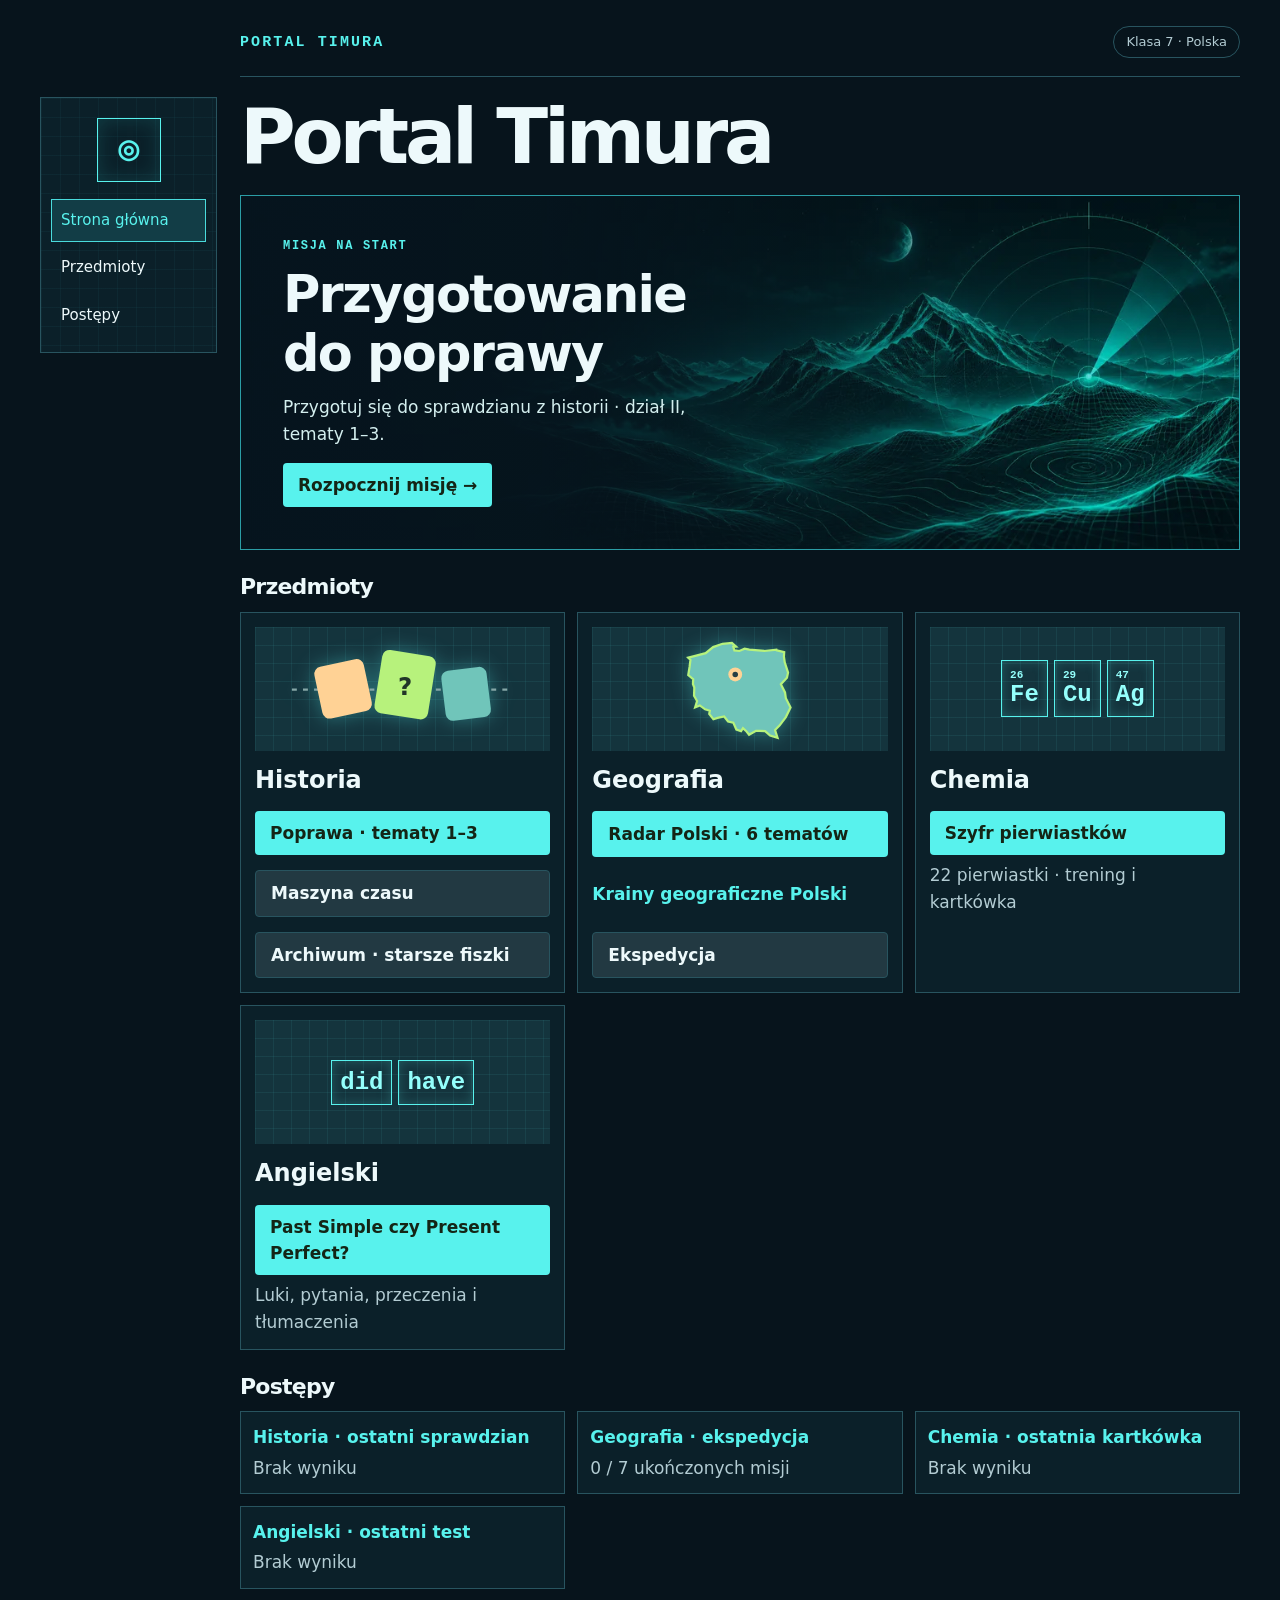
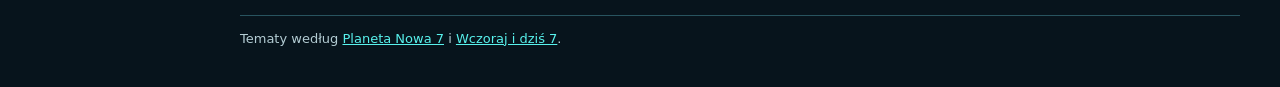
<file: index.html>
<!doctype html>
<html lang="pl">
<meta charset="utf-8"><meta name="viewport" content="width=device-width,initial-scale=1">
<title>Portal Timura</title>
<style>
:root{color-scheme:dark;--bg:#0d171d;--panel:#14242c;--line:#34505a;--ink:#f5f1e7;--muted:#b1c6c8;--mint:#b7f27c;--orange:#ffd295}
*{box-sizing:border-box}body{margin:0;background:radial-gradient(ellipse at 75% 0,#214139 0,transparent 52%),var(--bg);color:var(--ink);font:17px/1.55 system-ui,sans-serif;min-height:100dvh}main{max-width:960px;margin:auto;padding:26px clamp(16px,4vw,40px) 38px}header, .bar,.actions{display:flex;align-items:center;justify-content:space-between;gap:12px;flex-wrap:wrap}header{padding-bottom:18px;border-bottom:1px solid var(--line)}.tag,.eyebrow{font:700 12px/1.4 ui-monospace,monospace;letter-spacing:.14em;text-transform:uppercase;color:var(--mint)}.pill{border:1px solid var(--line);border-radius:100px;padding:5px 12px;color:var(--muted);font-size:13px}.hero{padding:48px 0 26px}h1,h2,p{margin:0}h1{font-size:clamp(38px,8vw,82px);line-height:.99;letter-spacing:-.07em;margin:12px 0 17px}h2{font-size:clamp(23px,5vw,36px);line-height:1.15;letter-spacing:-.035em;margin:8px 0}p{color:var(--muted)}.cards{display:grid;grid-template-columns:repeat(2,1fr);gap:14px}.card,.panel{background:var(--panel);border:1px solid var(--line);border-radius:22px;padding:clamp(17px,4vw,30px)}.card{display:flex;flex-direction:column;align-items:flex-start}.card p{flex:1}.art{height:94px;width:100%;background:#1c333b;border-radius:13px;margin-bottom:20px;display:grid;place-items:center;overflow:hidden}.art svg{height:78px;width:100%}.card button{margin-top:20px}button{font:inherit;font-weight:680;cursor:pointer;border:1px solid var(--line);border-radius:11px;color:var(--ink);background:#223942;padding:10px 15px;min-height:46px;touch-action:manipulation}button:hover:not(:disabled){border-color:var(--mint)}button:focus-visible,a:focus-visible{outline:3px solid var(--mint);outline-offset:3px}button:disabled{cursor:default}.primary{background:var(--mint);color:#142516;border-color:transparent}.ghost{background:transparent}.bar{margin:18px 0}.progress{height:5px;background:#2a4148;border-radius:8px;overflow:hidden;margin:0 0 15px}.progress span{display:block;height:100%;background:var(--mint)}.choices{display:grid;grid-template-columns:repeat(3,minmax(0,1fr));gap:8px;margin-top:15px}.choices.four{grid-template-columns:repeat(4,1fr)}.timeline{display:grid;grid-template-columns:repeat(2,minmax(0,1fr));gap:10px;margin-top:18px}.time{padding:11px;border:1px solid var(--line);border-radius:12px;background:#1b3038;font-size:14px}.year{display:block;color:var(--orange);font:700 22px ui-monospace,monospace}.map{display:block;width:100%;max-height:325px;margin:12px auto 0;background:#10282f;border-radius:14px}.map text{font:700 14px system-ui;pointer-events:none}.map .pin{cursor:pointer;outline:none}.map .pin:focus-visible circle,.map .pin:hover circle{stroke:white;stroke-width:3}.feedback{margin-top:14px;padding:12px 14px;background:#1b3038;border-left:4px solid var(--mint);border-radius:7px}.feedback.bad{border-color:var(--orange)}.feedback p{color:var(--ink)}.bonus{border-top:1px solid var(--line);margin-top:8px;padding-top:8px;font-size:15px}.bonus strong{color:var(--orange);margin-right:6px}.next{margin-top:13px}.ok{background:#304b31;border-color:var(--mint)}.wrong{border-color:var(--orange);background:#533c32}footer{border-top:1px solid var(--line);margin-top:26px;padding-top:13px;color:var(--muted);font-size:13px}a{color:var(--mint)}.review{padding-left:23px}.review li{margin:9px 0}.big{font-size:52px;color:var(--mint);font-weight:800}.subtle{font-size:13px;color:var(--muted)}@media(max-width:620px){.hero{padding-top:28px}.cards{grid-template-columns:1fr}.art{height:65px}.art svg{height:62px}.choices:not(.four){grid-template-columns:1fr}.card button{width:100%}}
.topic-list{display:grid;grid-template-columns:repeat(2,minmax(0,1fr));gap:9px;margin-top:18px}.topic-list button{text-align:left;display:grid;grid-template-columns:30px 1fr;align-items:baseline;column-gap:6px}.topic-list span{color:var(--mint);font:700 14px ui-monospace,monospace}.topic-list small{grid-column:2;color:var(--muted)}.choices.quiz{grid-template-columns:repeat(2,minmax(0,1fr))}@media(max-width:620px){.topic-list,.choices.quiz{grid-template-columns:1fr}}
.exp-sequence{padding-left:28px;color:var(--muted)}.exp-sequence li{padding:5px 2px}.exp-sequence strong{color:var(--ink)}.topic-list button:disabled{opacity:.58}
.study-map{width:min(100%,520px);display:block;margin:12px 0}.study-task{border-top:1px solid var(--line);padding-top:12px;margin-top:18px}.study-task h3{font-size:.9rem;margin:0 0 6px;color:var(--muted)}.study-task textarea{display:block;width:100%;font:inherit;color:inherit;background:#203136;border:1px solid var(--line);border-radius:8px;padding:8px;margin-top:8px}.study-task blockquote{border-left:3px solid var(--line);padding-left:10px;margin:8px 0}.study-answer{white-space:pre-wrap;overflow-wrap:anywhere}.study-check{display:flex;align-items:baseline;gap:8px;margin-top:8px}.study-check input{accent-color:#b7f27c}
</style>
<link rel="stylesheet" href="./portal.css">
<main><header><a class="tag" href="./">Portal Timura</a><span class="pill">Klasa 7 · Polska</span></header><div id="screen"></div><footer>Tematy według <a href="https://www.nowaera.pl/szkola-podstawowa/podreczniki-szkolne/geografia">Planeta Nowa 7</a> i <a href="https://sklep.nowaera.pl/product/wczoraj-i-dzis-klasa-7-podrecznik-do-historii-dla-szkoly-podstawowej-062062">Wczoraj i dziś 7</a>.</footer></main>
<script src="./game.js?v=angielski-1" defer></script>
<script src="./expedition.js" defer></script>
<script src="./history-study.js?v=portal-1" defer></script>
</html>
</file>
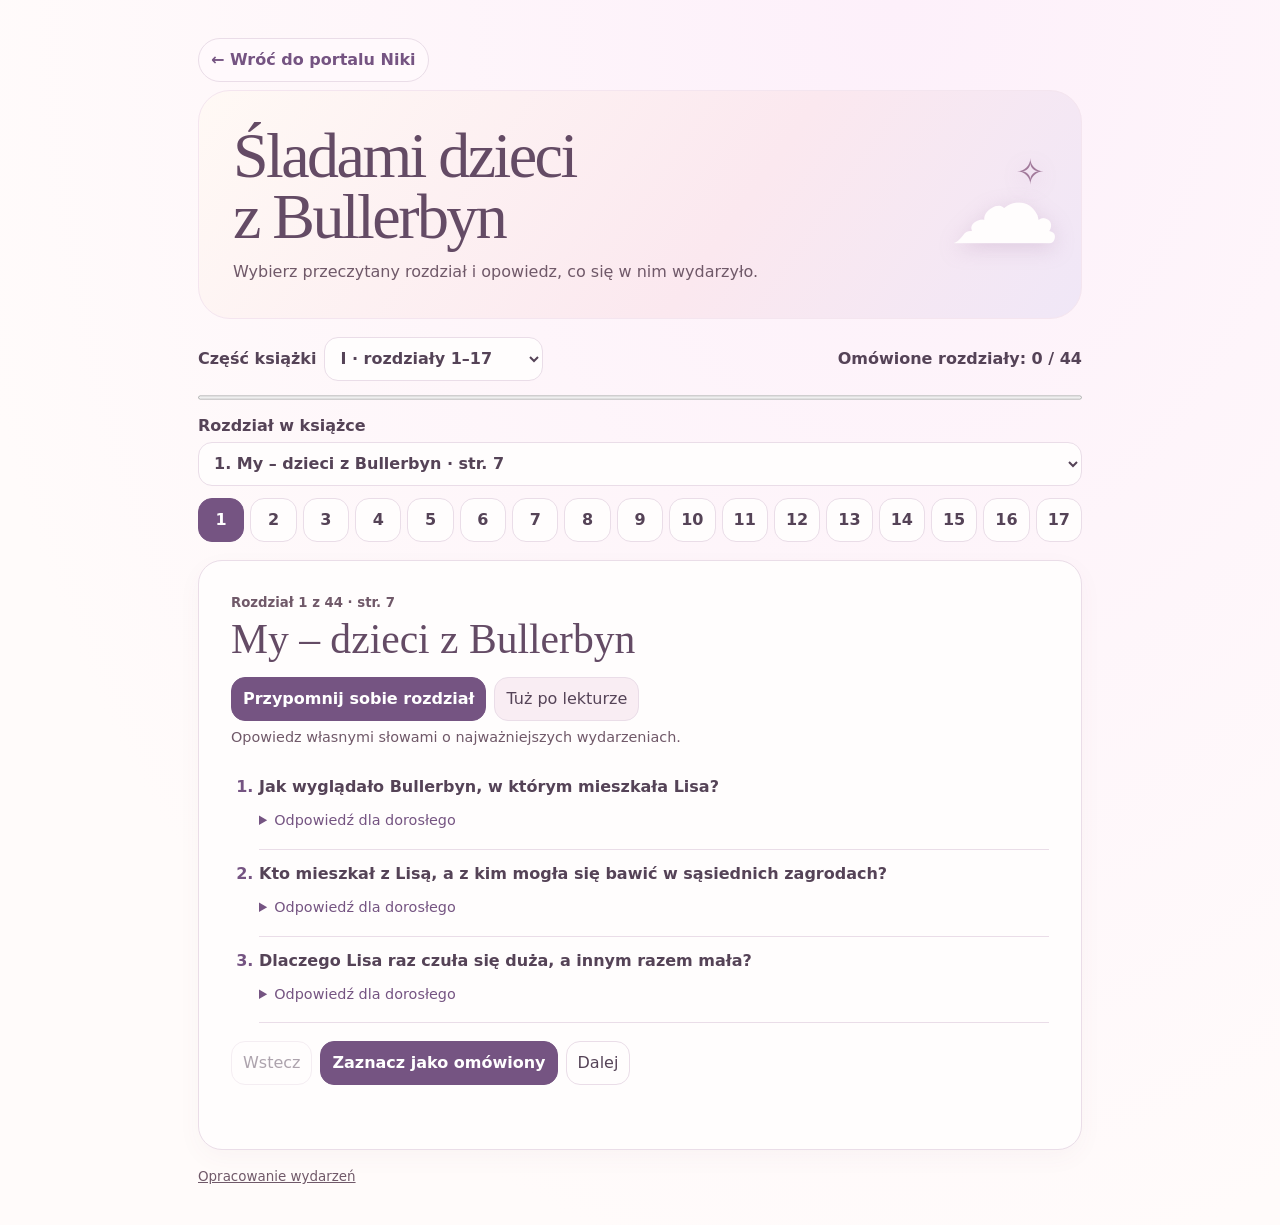
<file: bullerbyn/index.html>
<!doctype html>
<html lang="pl">
<head>
<meta charset="utf-8">
<meta name="viewport" content="width=device-width,initial-scale=1">
<meta name="theme-color" content="#fff2f6">
<title>Śladami dzieci z Bullerbyn</title>
<style>
:root{--ink:#253b2c;--muted:#4b6153;--paper:#fff7e7;--card:#fffdf7;--leaf:#245c42;--border:#ddd9c2}
*{box-sizing:border-box}body{margin:0;background:var(--paper);color:var(--ink);font:1rem/1.5 "DM Sans",system-ui,sans-serif}main{max-width:950px;margin:auto;padding:clamp(14px,4vw,38px)}
.hero{background:#e6efde;border-radius:24px;display:flex;justify-content:space-between;align-items:center;gap:20px;padding:clamp(18px,4vw,34px);overflow:hidden}
h1,h2,p{margin:0}h1{font:700 clamp(2rem,6vw,4rem)/.96 Georgia,serif;letter-spacing:-.04em;max-width:11ch}.hero p{margin-top:12px;color:var(--muted)}
.art{font-size:clamp(2rem,5vw,3.5rem);white-space:nowrap;line-height:1.3;text-align:center;letter-spacing:-.12em}.art span{display:block;font-size:.7em;letter-spacing:.06em}
.route{display:flex;align-items:center;justify-content:space-between;gap:12px;margin:18px 0 12px;flex-wrap:wrap}.route label{display:flex;align-items:center;gap:8px;font-weight:700}
button,select{font:inherit;color:inherit;border:1px solid var(--border);border-radius:11px;background:var(--card);min-height:44px;padding:6px 11px}button,summary{cursor:pointer}button:disabled{opacity:.48;cursor:default}
:focus-visible{outline:3px solid #a55028;outline-offset:3px}
.mode{display:flex;align-items:center;gap:8px;flex-wrap:wrap;margin-top:14px}.mode button[aria-pressed="true"]{background:var(--leaf);color:white;border-color:var(--leaf);font-weight:700}.mode-note{color:var(--muted);font-size:.9rem;margin-top:6px}
progress{width:100%;display:block;height:9px;accent-color:var(--leaf)}
.map{display:grid;grid-template-columns:repeat(auto-fit,minmax(44px,1fr));gap:6px;margin:12px 0 18px}
.map button{padding:0;font-weight:700}.map button.done{background:#dcebd9}.map button[aria-current="step"]{background:var(--leaf);color:white;border-color:var(--leaf)}
.chapter{background:var(--card);border:1px solid var(--border);border-radius:24px;padding:clamp(16px,4vw,32px);box-shadow:0 10px 35px #4a40200c}
.kicker{font-size:.83rem;color:var(--muted);font-weight:750}h2{font:700 clamp(1.55rem,5vw,2.6rem)/1.13 Georgia,serif;margin-top:3px}
ol{padding-left:1.75rem;margin:15px 0 0}li{padding:12px 0;border-bottom:1px solid var(--border)}li::marker{font-weight:750;color:var(--leaf)}details{margin-top:6px}summary{color:var(--leaf);width:fit-content;font-size:.9rem;padding:5px 0}details p{background:#eef3e8;border-radius:9px;padding:8px 10px}
nav{display:flex;gap:8px;flex-wrap:wrap;margin-top:18px}.primary{background:var(--leaf);color:white;border-color:var(--leaf);font-weight:700}footer{margin-top:17px;font-size:.84rem;color:var(--muted)}footer a{color:inherit}.status{min-height:1.5em;margin-top:8px;color:var(--leaf)}
@media(max-width:440px){.art{display:none}nav button{flex:1}.route{align-items:flex-start}}
.chapter-picker{display:grid;gap:4px;margin:12px 0;font-weight:700}.chapter-picker select{width:100%;min-width:0}

:root{--ink:#554357;--muted:#705969;--paper:#fffbfa;--card:#fffdfd;--leaf:#755482;--border:#eadde8}
body{min-height:100vh;background:radial-gradient(ellipse at 70% 0,#fdf0fa,transparent 75%),var(--paper)}
main{max-width:960px}.hero{background:linear-gradient(125deg,#fff9f5,#fbe8ef 60%,#f0e7f7);border:1px solid #f4e5ef;border-radius:32px}
h1,h2{font-weight:400;color:#644b65}
.art{position:relative;color:#fffdfd;text-shadow:0 5px 20px #b795b756;font-size:clamp(3.5rem,11vw,7rem);line-height:1}.art span{position:absolute;top:6%;right:0;color:#a1799a;font-size:.31em}
.back{display:inline-flex;align-items:center;min-height:44px;padding:5px 12px;margin-bottom:8px;border:1px solid var(--border);border-radius:999px;background:#fff9fc;color:var(--leaf);font-weight:700;text-decoration:none}
button,select{border-radius:14px}.map button.done,details p{background:#f2e9f7}.chapter{box-shadow:0 8px 24px #79516e0a}.mode button:not([aria-pressed="true"]){background:#f9edf3}
button:hover:not(:disabled):not(.primary):not([aria-current]):not([aria-pressed="true"]),.back:hover{background:#f2e7f4}
:focus-visible{outline-color:#936799}
</style>
</head>
<body>
<main>
<a class="back" href="../nika-soft/index.html">← Wróć do portalu Niki</a>
<header class="hero">
<div><h1>Śladami dzieci z Bullerbyn</h1><p>Wybierz przeczytany rozdział i opowiedz, co się w nim wydarzyło.</p></div>
<div class="art" aria-hidden="true">☁<span>✧</span></div>
</header>
<div class="route">
<label for="part">Część książki<select id="part"><option value="0">I · rozdziały 1–17</option><option value="1">II · rozdziały 18–32</option><option value="2">III · rozdziały 33–44</option></select></label>
<strong id="tally"></strong>
</div>
<progress id="progress" max="44" value="0" aria-label="Omówione rozdziały"></progress>
<label class="chapter-picker" for="chapter-picker">Rozdział w książce<select id="chapter-picker"></select></label>
<div id="map" class="map" role="group" aria-label="Wybierz rozdział"></div>
<section class="chapter" aria-labelledby="title">
<p class="kicker" id="label"></p>
<h2 id="title" tabindex="-1"></h2>
<div class="mode" role="group" aria-label="Rodzaj pytań">
<button type="button" id="recall" aria-pressed="true">Przypomnij sobie rozdział</button>
<button type="button" id="details" aria-pressed="false">Tuż po lekturze</button>
</div>
<p class="mode-note" id="mode-note"></p>
<ol id="questions"></ol>
<nav aria-label="Przejdź do rozdziału">
<button type="button" id="prev">Wstecz</button>
<button type="button" id="mark" class="primary"></button>
<button type="button" id="next">Dalej</button>
</nav>
<p class="status" id="status" role="status"></p>
</section>
<footer><a href="https://www.bryk.pl/lektury/astrid-lindgren/dzieci-z-bullerbyn.streszczenie-szczegolowe">Opracowanie wydarzeń</a></footer>
</main>
<script id="chapter-data" type="application/json">[
 [
  "My – dzieci z Bullerbyn",
  "Kto opowiada o dzieciach z Bullerbyn?",
  "Lisa.",
  "Z kim Lisa mieszka w Środkowej Zagrodzie?",
  "Z rodzicami i braćmi, Lassem i Bossem.",
  "Kto z dzieci mieszka w Północnej, a kto w Południowej Zagrodzie?",
  "W Północnej mieszkają Britta i Anna, a w Południowej Olle."
 ],
 [
  "Trudno wytrzymać z braćmi",
  "Dlaczego Lisie trudno było zasnąć albo poczytać we wspólnym pokoju?",
  "Bracia woleli się bawić albo gasili światło, żeby opowiadać straszne historie.",
  "Jak bracia sprawili, że krzesło wyglądało, jakby ruszało się samo?",
  "Przywiązali do niego nitkę i za nią ciągnęli.",
  "Jak można było dostać się z domu Lisy do Ollego bez schodzenia na ziemię?",
  "Po gałęziach lipy."
 ],
 [
  "Moje najprzyjemniejsze urodziny",
  "Ile lat skończyła Lisa?",
  "Osiem.",
  "Dlaczego na początku urodzin zrobiło jej się przykro?",
  "Wydawało jej się, że nie dostała prezentu.",
  "Co tata pokazał Lisie i dlaczego ten prezent był dla niej ważny?",
  "Własny pokój. Wcześniej dzieliła pokój z braćmi."
 ],
 [
  "Dalsze przyjemności w dniu urodzin",
  "Co Lisa dostała od Anny i Britty?",
  "Książkę z bajkami.",
  "Jak dziewczynki przesyłały sobie wiadomości między oknami?",
  "W pudełku po cygarach przesuwanym po sznurku.",
  "Co oznaczały trzy błyski latarki?",
  "Żeby przyjść, bo druga osoba ma coś ważnego do powiedzenia."
 ],
 [
  "Lekcje się skończyły!",
  "Dokąd dzieci z Bullerbyn chodziły do szkoły?",
  "Do Wielkiej Wsi.",
  "Jak uczniowie przystroili salę na zakończenie roku?",
  "Roślinami i chorągiewkami.",
  "Po co na zakończenie roku przyszli rodzice?",
  "Żeby zobaczyć i usłyszeć, czego dzieci nauczyły się w szkole."
 ],
 [
  "Plewimy rzepę i dostajemy małego kotka",
  "Jaką pracę dzieci wykonywały przy rzepie?",
  "Wyrywały chwasty.",
  "Dlaczego dzieci schroniły się u Kristin?",
  "Zaskoczyła je burza.",
  "Jakiego kotka zabrała Lisa do domu?",
  "Mruczka."
 ],
 [
  "W jaki sposób Olle dostał psa",
  "Do kogo należał Svipp, zanim zamieszkał z Ollem?",
  "Do szewca Grzecznego.",
  "Co Olle robił, żeby pies mu zaufał?",
  "Odwiedzał go, przynosił mu kości, a później karmił go i wyprowadzał.",
  "Jak to się stało, że Svipp został u Ollego na stałe?",
  "Tata Ollego odkupił psa od szewca."
 ],
 [
  "Przyjemnie jest mieć własne zwierzę, lecz dziadziuś też jest dobrą rzeczą",
  "Jakimi zwierzętami opiekowała się Lisa?",
  "Królikami.",
  "Dlaczego Albert dostał później imię Albertyna?",
  "Okazało się, że jest kurą.",
  "Co dzieci robiły dla dziadziusia podczas odwiedzin?",
  "Czytały mu gazety."
 ],
 [
  "Chłopcy nie mogą mieć przed nami żadnych tajemnic",
  "Co dziewczynki odkryły na przejażdżce?",
  "Miejsce, w którym rosło dużo poziomek.",
  "Gdzie chłopcy zrobili sobie tajne kryjówki?",
  "W sianie.",
  "Jak Lisa przypadkiem zdobyła wskazówkę prowadzącą do kryjówek?",
  "Zobaczyła mapę przesyłaną po sznurku i ją przechwyciła."
 ],
 [
  "Śpimy w stogu",
  "Co dziewczynki zabrały na noc do stogu?",
  "Okrycia i kanapki.",
  "Kto wydawał odgłosy, które przestraszyły dziewczynki?",
  "Chłopcy, którzy robili im kawał.",
  "Dlaczego dzieci wcześniej niż planowały wróciły do domów?",
  "Rano zmarzły. Ogrzały się i wróciły do własnych łóżek."
 ],
 [
  "Anna i ja uciekamy z domu",
  "Czyja opowieść podsunęła Annie i Lisie pomysł ucieczki?",
  "Opowieść dziadziusia o jego ucieczce w dzieciństwie.",
  "Jak Anna miała obudzić Lisę?",
  "Pociągnąć za sznurek przywiązany do palca u nogi Lisy.",
  "Kto naprawdę pociągnął za sznurek i co w tym czasie robiła Anna?",
  "Pociągnęli chłopcy. Anna wciąż spała."
 ],
 [
  "Urządzamy sobie pokoik do zabawy",
  "Gdzie dziewczynki urządziły pokoik?",
  "W szczelinie między skałami, na pastwisku.",
  "Czego użyły do urządzenia pokoiku?",
  "Na przykład kawałków dywanów, starej chusty i skrzynek po cukrze.",
  "W kogo bawiły się dziewczynki w swoim pokoiku?",
  "Britta była panią domu, Lisa udawała Agatę, a Anna dziecko."
 ],
 [
  "Jest tak, jak mówiłam – chłopcy nie mogą mieć przed nami żadnych tajemnic",
  "Kto pomógł dziewczynkom znaleźć chłopców i na czyj trop wpadł?",
  "Pies Svipp odnalazł Ollego.",
  "Z czego chłopcy zbudowali szałas?",
  "Z gałęzi i końskiej derki.",
  "Co zrobiły dziewczynki, kiedy odkryły zabawę chłopców?",
  "Dołączyły do niej, dostały własne przydomki i bawiły się razem z chłopcami."
 ],
 [
  "Znów idziemy do szkoły",
  "Dlaczego dzieci z Bullerbyn musiały wcześnie wychodzić z domu?",
  "Szkoła była w innej wsi, a dzieci szły tam pieszo.",
  "Dlaczego pewnego dnia w szkole nie było lekcji?",
  "Nauczycielka zachorowała.",
  "Jak dzieci pomogły chorej nauczycielce?",
  "Rozpaliły ogień i przygotowały obiad. Odwiedziły ją też następnego dnia."
 ],
 [
  "Przebieramy się",
  "Skąd dziewczynki wzięły stroje do przebieranek?",
  "Ze strychu, gdzie leżały stare ubrania.",
  "W co przebrała się Britta?",
  "W męskie ubrania.",
  "Komu przebrane dzieci urządziły przedstawienie?",
  "Dziadziusiowi."
 ],
 [
  "Wielka śnieżyca",
  "Dlaczego dzieci postanowiły wrócić do domu mimo śnieżycy?",
  "Bały się, że rodzice będą się niepokoić.",
  "U kogo zatrzymały się, gdy nie mogły iść dalej?",
  "U szewca Grzecznego.",
  "Kto pomógł im wrócić do Bullerbyn?",
  "Rodzice przyjechali po nie z pługiem śnieżnym."
 ],
 [
  "Wkrótce już święta!",
  "Co nauczycielka podarowała dzieciom przed przerwą świąteczną?",
  "Książki z bajkami.",
  "Po co dzieci kupiły kolorowy papier?",
  "Żeby zrobić ozdoby na choinkę.",
  "Co dzieci zbudowały ze śniegu?",
  "Śnieżną latarnię."
 ],
 [
  "Kto mieszka w Bullerbyn",
  "Czyim dziadkiem był dziadziuś?",
  "Anny i Britty.",
  "Kto oprócz rodziny Lisy mieszkał i pracował w Środkowej Zagrodzie?",
  "Agata i Oskar.",
  "Dlaczego w Bullerbyn było już siedmioro dzieci?",
  "Ollemu urodziła się siostra."
 ],
 [
  "Jak obchodzimy w Bullerbyn Gwiazdkę",
  "Co trzeba było odgadnąć, żeby wygrać wielki piernik?",
  "Ile ziaren grochu jest w butelce.",
  "Kto wygrał konkurs?",
  "Dziadziuś.",
  "Komu dzieci zaniosły małą choinkę i słodycze?",
  "Kristin z Zagajnika."
 ],
 [
  "Jeździmy na saneczkach",
  "Do czego zwykle służyły sanie, które wyciągnął Lasse?",
  "Do wożenia drewna.",
  "W co zamieniły się sanie w wyobraźni dzieci?",
  "W okręty.",
  "Co stało się z saniami chłopców podczas wyścigu?",
  "Wpadły w zaspę, a Lasse nabił sobie guza."
 ],
 [
  "Czuwamy do północy w noc sylwestrową",
  "Do której godziny dzieci chciały nie zasnąć i dlaczego?",
  "Do północy, żeby powitać Nowy Rok.",
  "Z czego dzieci wróżyły i jaki kształt ucieszył Lisę?",
  "Z ołowiu. Lisa zobaczyła kształt przypominający rower.",
  "Kto zasnął przed północą?",
  "Bosse."
 ],
 [
  "Jedziemy z wizytą do cioci Jenny",
  "Czym rodziny pojechały do cioci Jenny?",
  "Saniami.",
  "Kto grał czarownicę i co udawało jej piec?",
  "Nina. Piecem w zabawie była skrzynia.",
  "Jaką zabawkę dziewczynki podziwiały u córek cioci?",
  "Domek dla lalek."
 ],
 [
  "Lasse wpada do jeziora",
  "Dlaczego w lodzie był wycięty przerębel?",
  "Dorośli wycinali lód do lodowni.",
  "Dlaczego Lasse wpadł do wody?",
  "Ślizgał się zbyt blisko przerębla.",
  "Jak dzieci wyciągnęły Lassego?",
  "Położyły się na lodzie i trzymały się nawzajem. Bosse sięgnął po rękę Lassego."
 ],
 [
  "Idziemy do szkoły i żartujemy razem z panią",
  "Jaka zabawka rozśmieszyła klasę, gdy zakwiczała?",
  "Dmuchana świnka.",
  "Kogo pani poprosiła o zastąpienie jej w klasie?",
  "Brittę.",
  "Jak dzieci próbowały przekonać panią w prima aprilis, że zaspała?",
  "Przyszły bardzo wcześnie i przestawiły szkolny zegar."
 ],
 [
  "Wielkanoc w Bullerbyn",
  "Jakiego psikusa dzieci robiły sobie nawzajem za pomocą karteczek?",
  "Przypinały sobie do pleców kartki ze śmiesznymi napisami.",
  "Za kogo przebrały się w Wielki Czwartek?",
  "Za Baby Jagi.",
  "Na czym polegał konkurs z jajkami i kto wygrał?",
  "Trzeba było zjeść jak najwięcej jajek na twardo. Wygrał Bosse."
 ],
 [
  "Anna i ja załatwiamy sprawunki",
  "Dlaczego Lisa nie zapisała listy zakupów?",
  "Nie znalazła ołówka i uznała, że zapamięta zakupy.",
  "Co dziewczynki robiły po drodze, żeby zapamiętać zakupy?",
  "Powtarzały listę i ułożyły piosenkę.",
  "Dlaczego kilka razy wracały do sklepu?",
  "Po drodze przypominały sobie kolejne rzeczy, których nie kupiły."
 ],
 [
  "Patrzymy na Wodnika",
  "Kto opowiedział dzieciom o Wodniku?",
  "Młynarz Jan.",
  "Dlaczego dzieci wybrały się do młyna nocą?",
  "Chciały zobaczyć Wodnika, który według opowieści grał w nocy.",
  "Kto naprawdę grał i na czym?",
  "Lasse grał na grzebieniu."
 ],
 [
  "Nowa siostrzyczka Ollego",
  "Jak Olle mówił o siostrzyczce, gdy pozostałym dzieciom wydawała się pomarszczona?",
  "Uważał, że jest najpiękniejsza.",
  "Podczas jakiej uroczystości dzieci zmieniły zdanie o dziewczynce?",
  "Podczas jej chrzcin.",
  "Jak Anna i Lisa opiekowały się małą Kerstin?",
  "Między innymi wykąpały ją, zmieniły pieluszkę i zabrały na spacer."
 ],
 [
  "Gdy pada deszcz",
  "Co Lisa upiekła, kiedy nudziła się w domu?",
  "Ciasto.",
  "Co mama zaproponowała Lisie do pomalowania?",
  "Stół na werandzie.",
  "Jaką wiadomość dzieci znalazły na strychu?",
  "Kartkę o perłach ukrytych na wyspie."
 ],
 [
  "Szukamy skarbu",
  "Gdzie dziewczynki znalazły puszkę?",
  "Pod stosem kamieni na wyspie.",
  "Co było w puszce zamiast pereł?",
  "Kartka z żartem chłopców.",
  "Jak dziewczynki odwróciły żart?",
  "Włożyły do puszki baranie bobki i zostawiły wiadomość, że to prawdziwe perły."
 ],
 [
  "Anna i ja sprawiamy ludziom przyjemność",
  "Co zainspirowało Lisę i Annę do robienia innym przyjemności?",
  "Słowa nauczycielki.",
  "Dlaczego Agacie sprawiłoby przyjemność, gdyby dziewczynki wyszły z kuchni?",
  "Myła podłogę i nie chciała, żeby deptały po mokrej.",
  "Komu w końcu zrobiły przyjemność i jakie dały prezenty?",
  "Chorej koleżance Marcie. Lisa dała lalkę, a Anna książkę z bajkami."
 ],
 [
  "Dziadziuś kończy osiemdziesiąt lat",
  "Ile lat skończył dziadziuś?",
  "Osiemdziesiąt.",
  "Jak dzieci pomogły mu poznać życzenia przysłane pocztą?",
  "Przeczytały mu je na głos.",
  "Co dziewczynki postanowiły w sprawie swojej przyszłości w Bullerbyn?",
  "Że zostaną w Bullerbyn także jako dorosłe."
 ],
 [
  "W Bullerbyn jest zawsze wesoło",
  "Kto przyjechał do Bullerbyn w odwiedziny?",
  "Elegancka pani i jej córka Monika.",
  "Co Lasse robił przed gośćmi i w co przy tym zahaczył?",
  "Chodził na szczudłach i zahaczył o wiadro z karmą dla świń.",
  "Co Monika podarowała Lisie na pożegnanie?",
  "Broszkę z czerwonych koralików."
 ],
 [
  "Dostałam jagniątko",
  "Dlaczego jagnię potrzebowało pomocy Lisy?",
  "Jego mama nie miała mleka.",
  "Czym Lisa je karmiła na początku?",
  "Mlekiem z butelki Kerstin.",
  "Jak Pontus reagował, gdy widział Lisę na pastwisku?",
  "Przybiegał do niej."
 ],
 [
  "Pontus idzie do szkoły",
  "Dlaczego Lisa chciała zabrać Pontusa do szkoły?",
  "Bracia twierdzili, że baranka nie da się tam zabrać. Lisa chciała pokazać, że można.",
  "Jak Lisa wyjaśniła nauczycielce obecność Pontusa?",
  "Miał być przykładem zwierzęcia hodowlanego na lekcji.",
  "Co Pontus zrobił po wyjściu ze szkoły?",
  "Rzucił się do biegu."
 ],
 [
  "Gdy wracamy ze szkoły",
  "Dla kogo dziewczynki kupiły cukierki ślazowe?",
  "Dla dziadziusia.",
  "Co znalazł Bosse i na co to wydał?",
  "Znalazł koronę i kupił cukierki dla wszystkich.",
  "Jakie przygody sprawiły, że dzieci tak późno wróciły?",
  "Na przykład zakupy, zabawa w wodzie u szewca i zaglądanie do ptasiego gniazda."
 ],
 [
  "Ollemu rusza się ząb",
  "Dlaczego Olle nie chciał sam wyrwać zęba?",
  "Bał się.",
  "W jaki sposób Lasse wyciągnął ząb, gdy Olle spał?",
  "Pociągnął za nitkę przywiązaną do zęba.",
  "Gdzie Lasse zawiesił ząb?",
  "Na lampie."
 ],
 [
  "Anna i ja same nie wiemy, co robimy",
  "Gdzie Lisa i Anna lubiły się bawić?",
  "W parowie, wśród kwiatów nad strumykiem.",
  "Kogo udawały dziewczynki?",
  "Księżniczki Śnieżynkę i Sasankę.",
  "Dlaczego próbowały pocałować żabę i jak to się skończyło?",
  "Chciały sprawdzić, czy zmieni się w księcia. Żaba uciekła."
 ],
 [
  "Skrzynia Mędrców",
  "Co chłopcy schowali w Skrzyni Mędrców?",
  "Swoje mleczne zęby.",
  "Gdzie ukryły się dziewczynki, gdy chłopcy wrócili?",
  "Na strychu.",
  "Co dziewczynki dołożyły do skrzyni dla żartu?",
  "Starą sztuczną szczękę Agaty."
 ],
 [
  "Lasse poluje na dzikie bawoły",
  "Gdzie dzieci schroniły się przed burzą?",
  "W Grzmiącej Jamie.",
  "Jakie zwierzę przestraszyło dzieci na wyspie?",
  "Baran Ulryk.",
  "Jak Lasse wydostał się z szopy, do której wbiegł za nim baran?",
  "Przez otwór w dachu."
 ],
 [
  "Noc świętojańska w Bullerbyn",
  "Wokół czego mieszkańcy tańczyli w noc świętojańską?",
  "Wokół drewnianego słupa przystrojonego kwiatami.",
  "Co dziewczynki miały zrobić w milczeniu podczas wróżby?",
  "Przejść przez dziewięć płotów.",
  "Po co Lisa włożyła zioła pod poduszkę?",
  "Chciała, żeby przyśnił jej się przyszły mąż."
 ],
 [
  "„Wiśniowa Spółdzielnia”",
  "Skąd Lasse wziął pomysł na sprzedaż wiśni?",
  "Z gazety, w której przeczytał o cenie wiśni w Sztokholmie.",
  "Dlaczego dzieci przeniosły swoje stoisko na zakręt?",
  "Na zakręcie kierowcy jechali wolniej i łatwiej mogli zauważyć stoisko.",
  "Jak Lasse podzielił zarobione pieniądze?",
  "Po równo między dzieci."
 ],
 [
  "Może Anna i ja zostaniemy piastunkami do dzieci",
  "Kim Lisa i Anna miały się opiekować?",
  "Kerstin, młodszą siostrą Ollego.",
  "Co Kerstin zrobiła, gdy dziewczynki przestały ją zatrzymywać w wózku?",
  "Między innymi weszła do rowu z wodą.",
  "Jaka przygoda z pastą do butów sprawiła, że dziewczynki zwątpiły w swoje umiejętności?",
  "Kerstin umazała się czarną pastą i bardzo krzyczała, gdy próbowały ją umyć."
 ],
 [
  "Łowimy raki",
  "Z kim dzieci wyruszyły łowić raki?",
  "Z ojcami.",
  "Jak spędziły wieczór nad jeziorem?",
  "Siedziały przy ognisku i słuchały opowieści.",
  "Co dzieci znalazły w koszach rano?",
  "Dużo raków."
 ]
]</script>
<script id="recall-data" type="application/json">[
 [
  "Jak wyglądało Bullerbyn, w którym mieszkała Lisa?",
  "To mała wieś z trzema zagrodami: Północną, Środkową i Południową.",
  "Kto mieszkał z Lisą, a z kim mogła się bawić w sąsiednich zagrodach?",
  "W domu miała dwóch braci, Lassego i Bossego. Obok mieszkali Anna, Britta i Olle.",
  "Dlaczego Lisa raz czuła się duża, a innym razem mała?",
  "Mama uważała ją za dość dużą, by pomagać w domu, a bracia za małą, by dołączyć do ich zabawy."
 ],
 [
  "Dlaczego życie w jednym pokoju z braćmi bywało dla Lisy męczące?",
  "Mieli inne pomysły na spędzanie wieczoru, a bracia często stawiali na swoim.",
  "Jak bracia próbowali nastraszyć Lisę?",
  "Opowiadali o duchach i sprawiali, że zwykłe rzeczy wyglądały jak ich sprawka.",
  "Czy bracia i Lisa zawsze się kłócili? Opowiedz, co robili razem.",
  "Potrafili też wspólnie się bawić i odwiedzać Ollego."
 ],
 [
  "Jak zmieniał się nastrój Lisy w urodzinowy poranek?",
  "Najpierw było jej przykro, bo wydawało się, że nie dostała prezentu. Potem bardzo się ucieszyła.",
  "Na czym polegała niespodzianka przygotowana przez rodzinę?",
  "Rodzina urządziła dla niej własny pokój, a tata ją tam zaprowadził.",
  "Co ten prezent zmieniał w codziennym życiu Lisy?",
  "Mogła mieć miejsce tylko dla siebie i przestała dzielić pokój z braćmi."
 ],
 [
  "Jak Lisa spędziła urodzinowe popołudnie z przyjaciółmi?",
  "Przyszli do niej z prezentami, jedli tort i wspólnie się bawili.",
  "Co zauważyły dziewczynki, patrząc przez okna swoich pokoi?",
  "Okna były naprzeciwko siebie, więc mogły się porozumiewać bez wychodzenia z domu.",
  "Jaki wspólny pomysł na kontakt wymyśliły dzięki nowemu pokojowi Lisy?",
  "Zrobiły pocztę na sznurku, a zimą dawały sobie znaki światłem."
 ],
 [
  "Jakie wydarzenie w szkole rozpoczynało wakacje?",
  "Uroczyste zakończenie roku szkolnego.",
  "Jak uczniowie przygotowali się do tej uroczystości?",
  "Udekorowali salę i przygotowali to, co mieli pokazać rodzicom.",
  "Co dzieci pokazywały rodzicom i dlaczego ten dzień różnił się od zwykłych lekcji?",
  "Pokazywały, czego się nauczyły. Rodzice byli gośćmi, a po uroczystości zaczynały się wakacje."
 ],
 [
  "Czym dzieci zajmowały się na grządkach i jak umilały sobie pracę?",
  "Plewiły rzepę, opowiadały sobie historie i wymyślały własne języki.",
  "Co przerwało ich zajęcie i dokąd wtedy poszły?",
  "Złapała je burza, więc schroniły się u Kristin.",
  "Z jaką niespodzianką wróciły do domu po tej wizycie?",
  "Z kociętami, które zobaczyły u Kristin."
 ],
 [
  "Jak żył Svipp, zanim zaprzyjaźnił się z Ollem?",
  "Był trzymany na łańcuchu i szewc o niego nie dbał.",
  "Jak Olle stopniowo zdobył jego zaufanie?",
  "Regularnie go odwiedzał, przynosił jedzenie i później się nim zajmował.",
  "Co się zmieniło dla psa na końcu tej historii?",
  "Tata Ollego go odkupił i pies zamieszkał z Ollem."
 ],
 [
  "Opowiedz o jednym zwierzęciu z tej części i o dziecku, które się nim interesowało.",
  "Na przykład Lisa opiekowała się królikami, Bosse miał kurę, a Lasse próbował hodować szczury.",
  "Kogo odwiedzały dzieci, kiedy chciały posłuchać historii z dawnych lat?",
  "Dziadziusia Anny i Britty.",
  "Jak dzieci i dziadziuś umilali sobie wspólny czas?",
  "Dzieci czytały mu gazety, a on opowiadał historie i częstował je smakołykami."
 ],
 [
  "Jaką tajemnicę miały dziewczynki, a jaką chłopcy?",
  "Dziewczynki znały miejsce pełne poziomek, a chłopcy zrobili kryjówki w sianie.",
  "Jak dziewczynki odkryły sekret chłopców?",
  "Lisa zdobyła mapę, dzięki której trafiły do kryjówek.",
  "Czy po tej przygodzie chłopcy poznali cały sekret dziewczynek?",
  "Nie. Dziewczynki zachowały dla siebie miejsce, gdzie poziomek było najwięcej."
 ],
 [
  "Na jaką letnią przygodę zdecydowały się dzieci?",
  "Postanowiły przenocować w stogach siana.",
  "Co sprawiło, że noc była bardziej straszna, niż się spodziewały?",
  "Było ciemno, słychać było różne odgłosy, a chłopcy robili dziewczynkom kawał.",
  "Jak zakończyła się nocna przygoda?",
  "Rano dzieci zmarzły, poszły się ogrzać i wróciły do swoich łóżek."
 ],
 [
  "Skąd Lisa i Anna wzięły pomysł na ucieczkę?",
  "Z opowieści dziadziusia o tym, jak sam uciekł w dzieciństwie.",
  "Co dziewczynki przygotowały, żeby nie zaspać?",
  "Umówiły się na budzenie sznurkiem i próbowały nie zasnąć dzięki gałązkom pod poduszką.",
  "Dlaczego z ich planu ostatecznie nic nie wyszło?",
  "Obie zasnęły, a Lisę obudzili chłopcy, nie Anna."
 ],
 [
  "Co dziewczynki urządziły na pastwisku?",
  "Własny pokoik do zabawy w szczelinie skalnej.",
  "Jak się w nim bawiły?",
  "Umeblowały go znalezionymi rzeczami i odgrywały życie domowe.",
  "Co zrobiły dzieci, gdy chłopcy odkryli pokoik i zaczęli żartować?",
  "Zostawiły zabawę w dom i poszły razem grać w piłkę."
 ],
 [
  "Dlaczego dziewczynki zaczęły śledzić chłopców?",
  "Chłopcy znikali i zachowywali się tak, jakby coś ukrywali.",
  "Kto im pomógł i co dzięki temu znalazły?",
  "Pies Svipp odnalazł Ollego, a dziewczynki odkryły szałas chłopców.",
  "Jak skończyła się zabawa w tajemnice?",
  "Chłopcy zgodzili się, by dziewczynki dołączyły do ich zabawy."
 ],
 [
  "Jak wyglądała droga dzieci do szkoły po wakacjach?",
  "Wstawały wcześnie i szły pieszo do Wielkiej Wsi, zabierając coś do jedzenia.",
  "Dlaczego pewnego dnia zastały w szkole inną sytuację niż zwykle?",
  "Nauczycielka była chora, a wiadomość o odwołanych lekcjach nie dotarła do Bullerbyn.",
  "Co dzieci zrobiły, kiedy zobaczyły, że pani potrzebuje pomocy?",
  "Zajęły się nią, rozpaliły ogień i przygotowały posiłek."
 ],
 [
  "Co dzieci wymyśliły, kiedy dorośli wybrali się na przyjęcie?",
  "Urządziły przebieranki i założyły stare ubrania dorosłych.",
  "Co odkryły dziewczynki, kiedy poszły do Ollego?",
  "Chłopcy też się przebrali.",
  "Jak dzieci wykorzystały swoje stroje, żeby rozbawić dziadziusia?",
  "Urządziły dla niego przedstawienie."
 ],
 [
  "Dlaczego śnieg najpierw ucieszył dzieci, a potem stał się problemem?",
  "Najpierw mogły się bawić na śniegu, ale silny wiatr i zaspy utrudniły powrót ze szkoły.",
  "Gdzie dzieci schroniły się, kiedy nie mogły iść dalej?",
  "U szewca.",
  "Jak cała przygoda się skończyła?",
  "Rodzice przyjechali po dzieci i bezpiecznie zabrali je do domu."
 ],
 [
  "Po czym dzieci poznały, że w szkole zaczyna się przerwa świąteczna?",
  "W ostatnim dniu dostały książki, słuchały opowiadania i śpiewały świąteczne piosenki.",
  "Jak przygotowywały się do świąt po powrocie ze szkoły?",
  "Zrobiły między innymi śnieżną latarnię i przygotowały papierowe ozdoby.",
  "Gdzie i z kim spędziły wieczór przed świętami?",
  "Poszły do dziadziusia i robiły tam ozdoby."
 ],
 [
  "Co zmieniło się w Bullerbyn od początku książki?",
  "Ollemu urodziła się siostra i w wiosce było już siedmioro dzieci.",
  "Kto w Środkowej Zagrodzie pomagał rodzinie Lisy w codziennych pracach?",
  "Agata i Oskar.",
  "Dlaczego dzieci z innych zagród też mówiły na dziadka Anny i Britty „dziadziuś”?",
  "Był im bliski i traktowały go jak własnego dziadka."
 ],
 [
  "Jak dzieci przygotowywały święta w Bullerbyn?",
  "Między innymi piekły pierniki, przygotowywały prezenty i ubierały choinki.",
  "Co połączyło pieczenie pierników ze świąteczną zabawą?",
  "Wielki piernik był nagrodą w konkursie na odgadnięcie liczby ziaren. Wygrał dziadziuś.",
  "Jak mieszkańcy spędzali wigilijny wieczór?",
  "Jedli uroczystą kolację, wręczali prezenty, odwiedzali się, śpiewali i tańczyli."
 ],
 [
  "Jak zwykłe sanie stały się zabawą dla całej wsi?",
  "Dzieci zaczęły zjeżdżać, a ich ojcom tak się to spodobało, że też spróbowali.",
  "Jak dzieci zmieniły zjeżdżanie w prawdziwą przygodę?",
  "Urządziły wyścig i wyobraziły sobie, że sanie są okrętami.",
  "Co zakończyło wyścig i zabawę na śniegu?",
  "Chłopcy wpadli w zaspę, a zmarznięte i głodne dzieci wróciły do domów."
 ],
 [
  "Co dzieci postanowiły zrobić w sylwestra?",
  "Czuwać razem do północy i przywitać Nowy Rok.",
  "Jaką zabawę na ten wieczór podsunął im dziadziuś?",
  "Wróżenie z kształtów roztopionego ołowiu.",
  "Czy wszystkim udało się doczekać Nowego Roku? Co się wydarzyło?",
  "Bosse zasnął. Pozostałe dzieci dotrwały do północy i złożyły sobie życzenia."
 ],
 [
  "Dokąd rodziny wybrały się w ferie i jak tam dotarły?",
  "Pojechały saniami do cioci Jenny.",
  "Jak dzieci zamieniły pokój u cioci w miejsce z bajki?",
  "Udawały, że to las, Nina grała czarownicę, a skrzynia stała się jej piecem.",
  "Jak dorośli dołączyli do zabawy podczas wizyty?",
  "Bawili się razem z dziećmi w fanty i ciuciubabkę."
 ],
 [
  "Dlaczego lód na jeziorze stał się niebezpieczny?",
  "Dorośli wyrąbali w nim przerębel, żeby zebrać lód do lodowni.",
  "Co zrobił Lasse, choć dzieci obiecały uważać?",
  "Ślizgał się zbyt blisko otworu i wpadł do wody.",
  "Jak pozostałe dzieci zareagowały, gdy Lasse potrzebował pomocy?",
  "Wspólnie go wyciągnęły, a rękę podał mu Bosse."
 ],
 [
  "Jak wyglądała nauka w szkole, skoro w okolicy mieszkało mało dzieci?",
  "Wszystkie dzieci uczyły się razem pod opieką jednej nauczycielki.",
  "Co zrobili chłopcy, gdy Britta miała zastępować panią?",
  "Zaczęli hałasować, a potem za karę musieli zostać po lekcjach.",
  "Jaki żart uczniowie przygotowali nauczycielce na prima aprilis?",
  "Przyszli wcześniej i przestawili zegar, żeby pomyślała, że zaspała."
 ],
 [
  "Jak dzieci bawiły się przed Wielkanocą z karteczkami i kostiumami?",
  "Przypinały sobie kartki z żartami, a w Wielki Czwartek przebierały się za Baby Jagi.",
  "Jakie zabawy z jajkami urządziły dzieci?",
  "Malowały pisanki, jadły jajka na wyścigi i szukały jajek ze słodyczami.",
  "Co dzieci robiły u dziadziusia pod koniec wielkanocnej zabawy?",
  "Robiły kogel-mogel i słuchały, jak świętowano w jego dzieciństwie."
 ],
 [
  "Po co Lisa i Anna poszły do Wielkiej Wsi?",
  "Miały zrobić zakupy dla swoich domów i innych mieszkańców.",
  "Dlaczego proste zakupy zmieniły się w długą wyprawę?",
  "Dziewczynki polegały na pamięci, a po wyjściu przypominały sobie kolejne brakujące rzeczy.",
  "Jak w końcu dziewczynki wróciły do Bullerbyn?",
  "Zabrał je na wóz wracający z młyna Jan."
 ],
 [
  "Co dzieci usłyszały w młynie, że postanowiły wrócić tam nocą?",
  "Jan opowiedział im o Wodniku, który nocą grał muzykę.",
  "Jak dzieci próbowały podejść do miejsca, gdzie miał być Wodnik?",
  "Poszły tam po ciemku. Lasse ruszył pierwszy, żeby go nie spłoszyć.",
  "Jak wyjaśniła się tajemnica muzyki?",
  "Grał Lasse, który naśladował Wodnika przy użyciu grzebienia."
 ],
 [
  "Co Lisa lubiła w posiadaniu braci, choć marzyła o siostrze?",
  "Bracia potrafili jej bronić i opowiadać ciekawe historie.",
  "Jak zmieniło się to, co inne dzieci myślały o siostrze Ollego?",
  "Najpierw nie zachwyciły się niemowlęciem. Na chrzcinach uznały, że Kerstin jest śliczna.",
  "Jak później Lisa i Anna spędzały czas z Kerstin?",
  "Odwiedzały ją i pomagały przy kąpieli, zmianie pieluszki oraz spacerze."
 ],
 [
  "Co Lisa zrobiła, kiedy deszcz zatrzymał ją w domu?",
  "Upiekła ciasto i pomalowała stół na werandzie.",
  "Jak zajęcia Lisy wpłynęły na to, co robiły inne dzieci?",
  "Koleżanki też upiekły ciasto, a bracia chcieli coś pomalować.",
  "Co dzieci znalazły na strychu i do jakiej kolejnej przygody je to zachęciło?",
  "Znalazły wiadomość o ukrytych perłach i postanowiły szukać skarbu."
 ],
 [
  "Po co dzieci wybrały się na wyspę?",
  "Chciały sprawdzić wiadomość o ukrytych perłach.",
  "Skąd dziewczynki wiedziały, że ktoś zrobił im kawał?",
  "W miejscu skarbu znalazły puszkę z żartobliwą wiadomością zamiast pereł.",
  "Co zrobiły, żeby tym razem żart był na ich korzyść?",
  "Podmieniły zawartość puszki i zostawiły chłopcom własny żart."
 ],
 [
  "Dlaczego Lisa i Anna zaczęły szukać sposobu, żeby sprawić innym radość?",
  "Zainspirowała je rozmowa w szkole z nauczycielką.",
  "Podaj przykład, kiedy ich pomysł nie spodobał się tak, jak się spodziewały. Dlaczego?",
  "Na przykład Agata wolała, żeby wyszły i nie deptały mokrej podłogi.",
  "Co przyniosło radość na końcu tej historii?",
  "Podarowały chorej Marcie lalkę i książkę, z których się ucieszyła."
 ],
 [
  "Jak mieszkańcy świętowali urodziny dziadziusia?",
  "Odwiedzali go, składali życzenia, a tata Anny i Britty wygłosił przemówienie.",
  "Jak dziadziuś dowiedział się, co napisali ludzie, którzy nie przyszli osobiście?",
  "Dzieci odczytały mu przesłane życzenia.",
  "Jakie postanowienie na przyszłość podjęły dziewczynki?",
  "Że zostaną w Bullerbyn także wtedy, gdy dorosną."
 ],
 [
  "Kto przyjechał w odwiedziny i jak dzieci zareagowały na gości?",
  "Przyjechała elegancka pani z córką Moniką. Dzieci przyszły ją poznać, a Lasse chciał się popisać.",
  "Jak zakończył się popis Lassego?",
  "Na szczudłach zahaczył o wiadro z karmą dla świń.",
  "Co odpowiedziała mama Lisy, kiedy gość zapytał ją o nudę w tak małej wiosce?",
  "Miała tyle zajęć, że nie miała czasu się nudzić."
 ],
 [
  "Co mogło się stać z jagnięciem, gdyby Lisa się nim nie zajęła?",
  "Mogło umrzeć z głodu, bo jego matka nie miała mleka.",
  "Jak Lisa opiekowała się Pontusem, gdy był mały i kiedy trochę podrósł?",
  "Najpierw karmiła go z butelki, potem nauczyła go pić ze spodka.",
  "Po czym było widać, że Pontus przywiązał się do Lisy?",
  "Przybiegał do niej, kiedy pojawiała się na pastwisku."
 ],
 [
  "Jak bracia podsunęli Lisie pomysł zabrania Pontusa do szkoły?",
  "Powiedzieli, że baranka nie da się tam zabrać. Lisa chciała im pokazać, że można.",
  "Dlaczego nauczycielka zgodziła się, żeby Pontus został na lekcji?",
  "Pasował do tematu o zwierzętach hodowlanych.",
  "Jak Pontus zachowywał się w szkole i zaraz po wyjściu?",
  "W klasie zachowywał się spokojnie, a po wyjściu rzucił się do biegu."
 ],
 [
  "Dlaczego mama Lisy zastanawiała się, co dzieci robią po lekcjach?",
  "Droga powrotna trwała im wyjątkowo długo.",
  "Opowiedz o jednej rzeczy, która zatrzymała dzieci po drodze.",
  "Na przykład kupowały cukierki, bawiły się w wodzie albo zaglądały do ptasiego gniazda.",
  "Co się stało, gdy szewc myślał, że dzieci potrzebują pomocy?",
  "Okazało się, że się bawiły. Rozzłościł się, a chłopcy zapomnieli zabrać butów Agaty."
 ],
 [
  "Co martwiło Ollego i jak próbowali mu pomóc koledzy?",
  "Bał się wyrwać ruszający się ząb. Chłopcy podpowiadali mu, jak to zrobić.",
  "Co Lasse zrobił, gdy Olle zasnął?",
  "Pociągnął za nitkę przywiązaną do zęba i go wyrwał.",
  "Jak Olle zareagował, kiedy dowiedział się, co się stało?",
  "Podziękował przyjaciołom."
 ],
 [
  "Jakie miejsce było wyjątkowe dla Lisy i Anny?",
  "Parów z kwiatami i strumykiem, do którego chętnie chodziły.",
  "Co dziewczynki wymyśliły w swojej zabawie?",
  "Udawały księżniczki i stworzyły sobie bajkowy świat.",
  "Jak skończyła się próba zamienienia żaby w księcia?",
  "Żaba uciekła. Dziewczynki uznały, że i tak nie są prawdziwymi księżniczkami."
 ],
 [
  "Jaką tajemnicę chcieli zachować chłopcy?",
  "Ukryli swoje mleczne zęby w Skrzyni Mędrców i nie chcieli pokazać jej dziewczynkom.",
  "Jak dziewczynki dowiedziały się o skrzyni więcej, niż chłopcy planowali?",
  "Ukryły się na strychu i odkryły, co chłopcy chowają.",
  "W jaki sposób dziewczynki zamieniły tajemnicę chłopców w kawał?",
  "Dołożyły do skrzyni sztuczną szczękę Agaty."
 ],
 [
  "Co dzieci robiły w skałach, zanim popłynęły na wyspę?",
  "Bawiły się, a przed burzą schowały się w jaskini.",
  "Co sprawiło, że zabawa na wyspie zamieniła się w ucieczkę?",
  "Natknęły się na groźnego barana, który ruszył za Lassem.",
  "Jak Lasse wydostał się z pułapki?",
  "Uciekł z szopy przez otwór w dachu."
 ],
 [
  "Jak mieszkańcy Bullerbyn obchodzili noc świętojańską?",
  "Tańczyli wokół słupa udekorowanego kwiatami.",
  "Na czym polegała wróżba dziewczynek i czego chciały się dowiedzieć?",
  "Miały w milczeniu przejść przez płoty i położyć zioła pod poduszką, żeby przyśnił im się przyszły mąż.",
  "Jak skończyła się wróżba Lisy?",
  "Chłopcy przeszkadzali dziewczynkom. Lisa położyła zioła pod poduszką, ale nic jej się nie przyśniło."
 ],
 [
  "Co dzieci chciały zrobić z wiśniami i skąd wzięły ten pomysł?",
  "Chciały je sprzedać. Lasse przeczytał w gazecie, że można na nich zarobić.",
  "Dlaczego pierwsza próba sprzedaży się nie udała i co dzieci zmieniły?",
  "Kierowcy mijali stoisko. Dzieci przeniosły się na zakręt, gdzie samochody zwalniały.",
  "Co dzieci zrobiły z pieniędzmi po udanej sprzedaży?",
  "Podzieliły się po równo. Część wydały na poczęstunek, a część odłożyły."
 ],
 [
  "Jakiego zadania podjęły się Lisa i Anna?",
  "Opiekowały się małą Kerstin.",
  "Co utrudniało dziewczynkom opiekę? Opowiedz o jednej przygodzie.",
  "Kerstin między innymi weszła do rowu z wodą, nie chciała jeść ani spać i pobrudziła się pastą.",
  "Jak po tym dniu zmieniło się zdanie dziewczynek o pracy opiekunki?",
  "Zobaczyły, że opieka jest trudniejsza, niż myślały, i zwątpiły, czy się do niej nadają."
 ],
 [
  "Co dzieci robiły razem z ojcami nad jeziorem?",
  "Łowiły raki i spędziły noc nad wodą.",
  "Co wydarzyło się wieczorem przy ognisku?",
  "Lasse nastraszył dziewczynki opowieścią, a tata Ollego rozbawił towarzystwo.",
  "Co dzieci zrobiły następnego ranka i jak Lisa wspominała koniec wyprawy?",
  "Wyciągnęły kosze pełne raków. Lisa wracała zmęczona, ale szczęśliwa."
 ]
]</script>
<script>
'use strict';
const el = id => document.getElementById(id);
const chapters = JSON.parse(el('chapter-data').textContent);
const recallQuestions = JSON.parse(el('recall-data').textContent);
const pages = [7,10,14,21,25,31,38,43,49,58,63,70,74,80,86,90,96,103,105,115,120,127,134,139,148,156,165,174,183,191,199,209,217,224,232,240,250,261,269,281,294,302,312,332];
const starts = [0,17,32,44];
const key = 'bullerbyn-reading-quest-v1';
let selected = 0;
let mode = 'recall';
let done = new Set();
try {
  const saved = JSON.parse(localStorage.getItem(key));
  if (saved && Number.isInteger(saved.selected) && chapters[saved.selected]) selected = saved.selected;
  if (saved?.mode === 'details') mode = 'details';
  if (Array.isArray(saved?.done)) done = new Set(saved.done.filter(i => Number.isInteger(i) && chapters[i]));
} catch {}

function save() {
  try { localStorage.setItem(key,JSON.stringify({selected,done:[...done],mode})); } catch {}
}

function renderProgress() {
  el('tally').textContent = 'Omówione rozdziały: ' + done.size + ' / ' + chapters.length;
  el('progress').value = done.size;
  el('mark').textContent = done.has(selected) ? 'Cofnij oznaczenie' : 'Zaznacz jako omówiony';
  for (const button of el('map').children) {
    const index = Number(button.dataset.index);
    button.classList.toggle('done',done.has(index));
    button.textContent = (done.has(index) ? '✓ ' : '') + (index + 1);
    button.setAttribute('aria-label','Rozdział ' + (index + 1) + (done.has(index) ? ', omówiony' : ''));
  }
}

function render(focus=false) {
  const part = selected < starts[1] ? 0 : selected < starts[2] ? 1 : 2;
  el('part').value = String(part);
  el('chapter-picker').value = String(selected);
  el('map').replaceChildren();
  for (let i=starts[part];i<starts[part+1];i++) {
    const button = document.createElement('button');
    button.type = 'button';
    button.dataset.index = i;
    if (i===selected) button.setAttribute('aria-current','step');
    button.addEventListener('click',()=>openChapter(i));
    el('map').append(button);
  }
  const chapter = chapters[selected];
  el('title').textContent = chapter[0];
  el('label').textContent = 'Rozdział ' + (selected+1) + ' z ' + chapters.length + ' · str. ' + pages[selected];
  renderQuestions();
  el('prev').disabled = selected===0;
  el('next').disabled = selected===chapters.length-1;
  el('status').textContent = '';
  renderProgress();
  if (focus) el('title').focus();
}

function renderQuestions() {
  const isRecall = mode === 'recall';
  const questions = isRecall ? recallQuestions[selected] : chapters[selected].slice(1);
  el('recall').setAttribute('aria-pressed',String(isRecall));
  el('details').setAttribute('aria-pressed',String(!isRecall));
  el('mode-note').textContent = isRecall
    ? 'Opowiedz własnymi słowami o najważniejszych wydarzeniach.'
    : 'Przypomnij sobie szczegóły z przeczytanego rozdziału.';
  el('questions').replaceChildren();
  for (let i=0;i<questions.length;i+=2) {
    const item = document.createElement('li');
    const prompt = document.createElement('strong');
    prompt.textContent = questions[i];
    const details = document.createElement('details');
    const summary = document.createElement('summary');
    summary.textContent = 'Odpowiedź dla dorosłego';
    const answer = document.createElement('p');
    answer.textContent = questions[i+1];
    details.append(summary,answer);
    item.append(prompt,details);
    el('questions').append(item);
  }
}

function changeMode(nextMode) {
  if (mode === nextMode) return;
  mode = nextMode;
  save();
  renderQuestions();
}

el('recall').addEventListener('click',()=>changeMode('recall'));
el('details').addEventListener('click',()=>changeMode('details'));

function openChapter(index) {
  if (!chapters[index]) return;
  selected = index;
  save();
  render(true);
}

chapters.forEach(([title],index)=>{
  const option = document.createElement('option');
  option.value = String(index);
  option.textContent = (index+1) + '. ' + title + ' · str. ' + pages[index];
  el('chapter-picker').append(option);
});
el('chapter-picker').addEventListener('change',event=>openChapter(Number(event.target.value)));
el('part').addEventListener('change',event=>openChapter(starts[Number(event.target.value)]));
el('prev').addEventListener('click',()=>openChapter(selected-1));
el('next').addEventListener('click',()=>openChapter(selected+1));
el('mark').addEventListener('click',()=>{
  if (done.has(selected)) {
    done.delete(selected);
    el('status').textContent = 'Cofnięto oznaczenie rozdziału.';
  } else {
    done.add(selected);
    el('status').textContent = done.size===chapters.length ? 'Meta! Cała książka omówiona.' : 'Rozdział omówiony.';
  }
  save();
  renderProgress();
});
render();
</script>
</body>
</html>
</file>
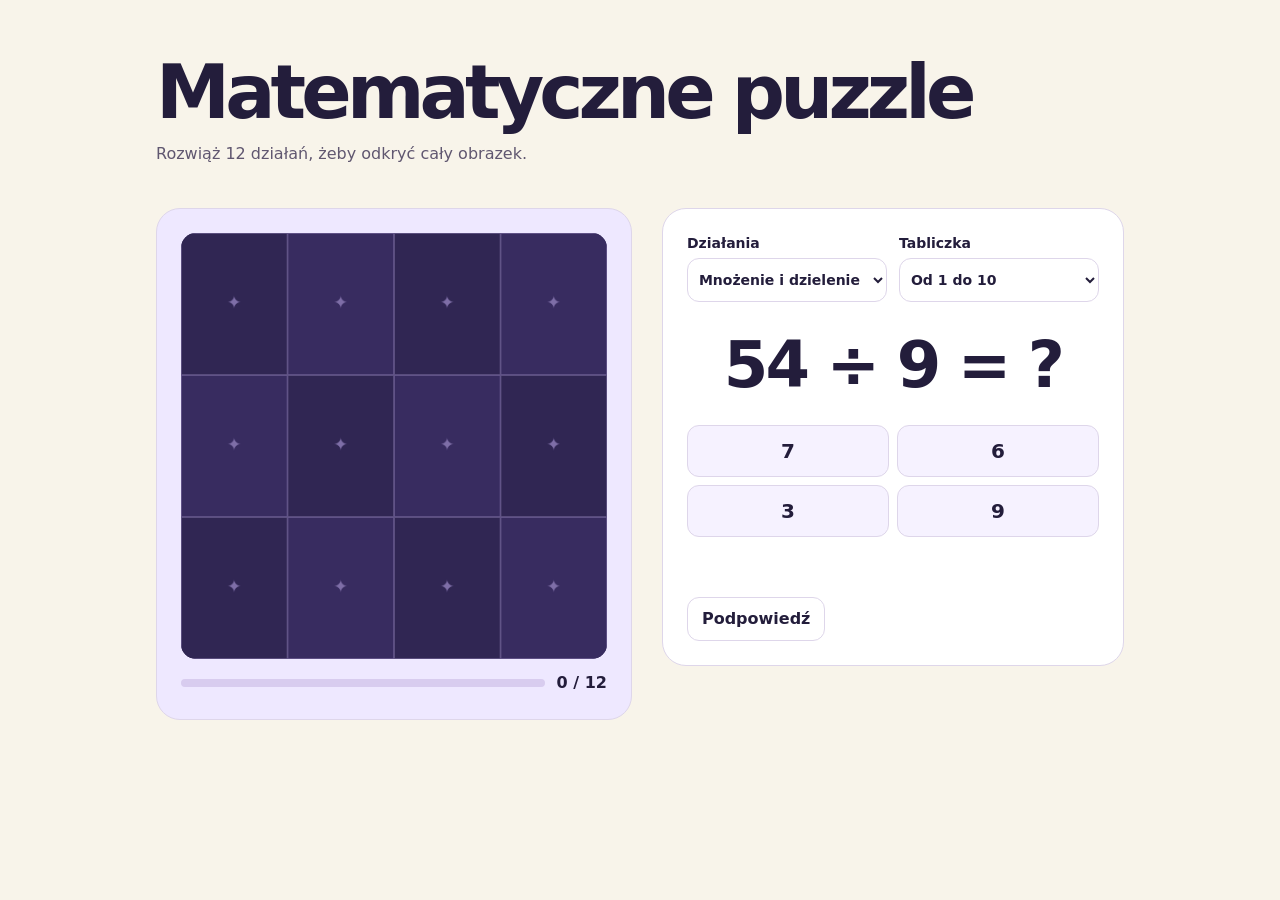
<file: math-puzzle/index.html>
<!doctype html>
<html lang="pl">
<head>
<meta charset="utf-8">
<meta name="viewport" content="width=device-width, initial-scale=1">
<meta name="theme-color" content="#f8f4ea">
<title>Matematyczne puzzle</title>
<style>
:root{color-scheme:light;--ink:#231d3b;--muted:#605770;--violet:#5937bd;--paper:#f8f4ea;--line:#ded6ea}
*{box-sizing:border-box}
body{margin:0;background:var(--paper);color:var(--ink);font:1rem/1.5 "DM Sans",system-ui,sans-serif}
main{width:min(1080px,100%);margin:auto;padding:clamp(18px,5vw,56px)}
h1,h2,p,figure{margin:0}
header{padding-bottom:clamp(20px,4vw,42px)}
h1{font-size:clamp(2.35rem,7vw,4.65rem);line-height:1;letter-spacing:-.065em}
header p{margin-top:12px;color:var(--muted)}
.layout{display:grid;grid-template-columns:minmax(0,1.03fr) minmax(0,1fr);gap:clamp(16px,3vw,30px);align-items:start}
.frame,.controls{background:#fff;border:1px solid var(--line);border-radius:24px;padding:clamp(12px,3vw,24px)}
.frame{background:#eee8ff}
canvas{width:100%;height:auto;aspect-ratio:1;display:block;border-radius:15px;background:#261e49}
figcaption{display:flex;align-items:center;gap:12px;margin-top:12px;font-weight:750}
progress{appearance:none;flex:1;height:8px;border:0;border-radius:8px;overflow:hidden;background:#d8ccef}
progress::-webkit-progress-bar{background:#d8ccef}progress::-webkit-progress-value{background:var(--violet)}progress::-moz-progress-bar{background:var(--violet)}
.settings{display:flex;flex-wrap:wrap;gap:12px}
label{display:grid;gap:4px;font-size:.875rem;font-weight:750;flex:1}
select,button{font:inherit;color:inherit;border:1px solid var(--line);border-radius:12px;background:#fff;min-height:44px}
select{padding:7px;min-width:0;width:100%}
button{cursor:pointer;font-weight:750;padding:8px 14px}
button:hover:not(:disabled){border-color:var(--violet);background:#f5f0ff}
button:focus-visible,select:focus-visible,[tabindex]:focus-visible{outline:3px solid #704bf1;outline-offset:3px}
.question{font-size:clamp(2.1rem,6vw,4rem);font-weight:850;letter-spacing:-.045em;text-align:center;margin:15px 0 12px;font-variant-numeric:tabular-nums}
.answers{display:grid;grid-template-columns:repeat(2,minmax(0,1fr));gap:8px}
.answers button{background:#f6f2ff;font-size:1.25rem;min-height:52px}
.answers button:disabled{color:#82414b;background:#fff1f1;border-color:#ecc6ca;text-decoration:line-through;cursor:default}
.feedback{min-height:3.25em;margin-top:10px;color:var(--muted);font-size:.95rem}
.actions{display:flex;gap:8px;flex-wrap:wrap}
.primary{background:var(--violet);color:#fff;border-color:var(--violet)}
.primary:hover:not(:disabled){background:#4726a4}
[hidden]{display:none!important}
@media(max-width:650px){.layout{grid-template-columns:minmax(0,1fr)}.frame{width:min(100%,330px);margin-inline:auto}.question{margin:8px 0}.feedback{min-height:2.2em}}
</style>
</head>
<body>
<main>
<header><h1>Matematyczne puzzle</h1><p>Rozwiąż 12 działań, żeby odkryć cały obrazek.</p></header>
<div class="layout">
<figure class="frame">
  <canvas id="picture" width="480" height="480" role="img" aria-label="Ukryty obrazek, 0 z 12 odkrytych fragmentów"></canvas>
  <figcaption><progress id="progress" max="12" value="0" aria-label="Odkryte fragmenty"></progress><span id="count">0 / 12</span></figcaption>
</figure>
<section class="controls" aria-label="Zadania">
  <div class="settings">
    <label>Działania<select id="mode"><option value="mixed">Mnożenie i dzielenie</option><option value="multiply">Mnożenie</option><option value="divide">Dzielenie</option></select></label>
    <label>Tabliczka<select id="table"><option value="all">Od 1 do 10</option></select></label>
  </div>
  <div id="question" class="question" tabindex="-1"></div>
  <div id="answers" class="answers" aria-label="Wybierz odpowiedź"></div>
  <p id="feedback" class="feedback" role="status"></p>
  <div class="actions">
    <button type="button" id="hint">Podpowiedź</button>
    <button type="button" id="next" class="primary" hidden>Dalej</button>
    <button type="button" id="restart" hidden>Nowa układanka</button>
  </div>
</section>
</div>
</main>
<script>
'use strict';
const get = id => document.getElementById(id);
const canvas = get('picture');
const ctx = canvas.getContext('2d');
const mode = get('mode');
const table = get('table');
const answers = get('answers');
const question = get('question');
const feedback = get('feedback');
const hint = get('hint');
const next = get('next');
const restart = get('restart');
const total = 12;
const range = Array.from({length:10}, (_, index) => index + 1);
for (const n of range) table.add(new Option('Tabliczka ' + n, n));

const scenes = [
  {name:'lis pod zorzą polarną', sky:'#20184e', glow:'#83ffe1', hill:'#281b54', fur:'#ed814e', ear:'fox'},
  {name:'kot pod różowym niebem', sky:'#392054', glow:'#ff9bb1', hill:'#542c61', fur:'#9fc2f8', ear:'cat'},
  {name:'królik pod gwiazdami', sky:'#132a4c', glow:'#a0cbff', hill:'#273d69', fur:'#efd3ab', ear:'rabbit'}
];
let round = 0;
let tasks, order, solved, waiting, scene;

function shuffle(items) {
  const result = [...items];
  for (let i = result.length - 1; i > 0; i--) {
    const j = Math.floor(Math.random() * (i + 1));
    [result[i], result[j]] = [result[j], result[i]];
  }
  return result;
}
function pickRepeating(pool, size) {
  return [...shuffle(pool), ...shuffle(pool)].slice(0, size);
}
function makeTasks(operation, selectedTable) {
  const pairs = new Map();
  for (const a of selectedTable === 'all' ? range : [Number(selectedTable)]) {
    for (const b of range) {
      const key = operation === 'multiply' && selectedTable === 'all'
        ? Math.min(a,b) + 'x' + Math.max(a,b) : a + ':' + b;
      pairs.set(key, operation === 'multiply'
        ? {text:`${a} × ${b}`, value:a*b, hint:`Dodaj ${b} do siebie ${a} razy.`}
        : {text:`${a*b} ÷ ${a}`, value:b, hint:`Jaka liczba pomnożona przez ${a} daje ${a*b}?`});
    }
  }
  return [...pairs.values()];
}
function optionsFor(task) {
  const wrong = shuffle([task.value-3,task.value-2,task.value-1,task.value+1,task.value+2,task.value+3]
    .filter(n => n > 0 && n <= (task.text.includes('÷') ? 10 : 100))).slice(0,3);
  return shuffle([task.value,...wrong]);
}
function ellipse(x,y,rx,ry,color) {
  ctx.beginPath();ctx.ellipse(x,y,rx,ry,0,0,Math.PI*2);ctx.fillStyle=color;ctx.fill();
}
function shape(color, ...points) {
  ctx.beginPath();
  points.forEach(([x,y],i)=>i ? ctx.lineTo(x,y) : ctx.moveTo(x,y));
  ctx.closePath();ctx.fillStyle=color;ctx.fill();
}
function paintScene(art) {
  const sky = ctx.createLinearGradient(0,0,0,480);
  sky.addColorStop(0,art.sky);sky.addColorStop(1,art.glow);
  ctx.fillStyle=sky;ctx.fillRect(0,0,480,480);
  for(let i=0;i<63;i++) ellipse((i*73+17)%480,(i*53+31)%283, i%7===0?2:1, i%7===0?2:1,'#fff9ec');
  ellipse(345,123,54,54,'#fff4cd');
  ctx.lineWidth=34;ctx.lineCap='round';ctx.strokeStyle=art.glow;ctx.globalAlpha=.46;
  ctx.beginPath();ctx.moveTo(-40,198);ctx.bezierCurveTo(90,37,264,290,518,80);ctx.stroke();ctx.globalAlpha=1;
  shape('#63587d',[0,343],[106,216],[173,294],[277,194],[370,278],[430,235],[480,309],[480,480],[0,480]);
  shape('#e9e9f1',[76,251],[106,216],[137,252],[113,242],[102,255],[95,246]);
  shape('#ece8f5',[237,239],[277,194],[325,243],[294,229],[280,241],[270,228]);
  shape(art.hill,[0,353],[106,325],[192,367],[290,331],[375,353],[480,326],[480,480],[0,480]);
  for(const [x,y,s] of [[33,351,57],[71,366,48],[417,352,61],[452,364,80],[388,356,32]]) {
    shape('#20223f',[x,y-s],[x-s*.31,y-12],[x-s*.2,y-12],[x-s*.43,y],[x+s*.43,y],[x+s*.2,y-12],[x+s*.31,y-12]);
    ctx.fillStyle='#20223f';ctx.fillRect(x-2,y,4,10);
  }
  ellipse(246,445,105,12,'#19172f');
  ellipse(243,410,60,48,art.fur);
  if(art.ear==='rabbit'){
    ellipse(217,297,13,42,art.fur);ellipse(265,292,13,44,art.fur);
    ellipse(217,295,6,29,'#dd8fa9');ellipse(265,291,6,30,'#dd8fa9');
  } else {
    shape(art.fur,[180,353],[181,286],[228,326]);
    shape(art.fur,[258,325],[302,286],[304,355]);
    shape('#824d71',[189,329],[189,305],[213,329]);
    shape('#824d71',[273,328],[294,304],[295,330]);
  }
  ellipse(243,361,65,43,art.fur);
  ellipse(222,375,29,16,'#fff3df');ellipse(265,375,29,16,'#fff3df');
  ellipse(223,351,4,6,'#251b39');ellipse(263,351,4,6,'#251b39');
  ellipse(243,369,7,5,'#251b39');
  for(let i=0;i<23;i++) ellipse((i*113+11)%480,397+(i*19)%81,2,1,'#aaa6d9');
}
function draw() {
  paintScene(scene);
  const revealed = new Set(order.slice(0,solved));
  for(let i=0;i<total;i++){
    const x=(i%4)*120,y=Math.floor(i/4)*160;
    if(!revealed.has(i)){
      ctx.fillStyle=i%2===Math.floor(i/4)%2?'#302653':'#382c60';
      ctx.fillRect(x,y,120,160);
      ctx.fillStyle='#7e6ea7';ctx.font='700 20px system-ui';ctx.textAlign='center';ctx.textBaseline='middle';
      ctx.fillText('✦',x+60,y+80);
    }
    if(solved<total){
      ctx.strokeStyle='#a295c866';ctx.lineWidth=1;ctx.strokeRect(x+.5,y+.5,119,159);
    }
  }
  canvas.setAttribute('aria-label',solved===total ? 'Odkryty obrazek – '+scene.name : `Ukryty obrazek, ${solved} z ${total} odkrytych fragmentów`);
  get('progress').value=solved;
  get('count').textContent=solved+' / '+total;
}
function showTask(focus=false) {
  const task=tasks[solved];
  waiting=false;
  question.textContent=task.text+' = ?';
  feedback.textContent='';
  hint.hidden=false;
  next.hidden=true;
  answers.replaceChildren();
  for(const value of optionsFor(task)){
    const button=document.createElement('button');
    button.type='button';
    button.textContent=value;
    button.addEventListener('click',()=>check(value,button));
    answers.append(button);
  }
  if(focus) question.focus();
}
function check(value, button) {
  if(waiting) return;
  if(value!==tasks[solved].value){
    button.disabled=true;
    feedback.textContent='Spróbuj jeszcze raz.';
    answers.querySelector('button:not(:disabled)')?.focus();
    return;
  }
  waiting=true;
  solved++;
  draw();
  answers.replaceChildren();
  hint.hidden=true;
  question.textContent=tasks[solved-1].text+' = '+value;
  if(solved===total){
    feedback.textContent='Cały obrazek odkryty! To '+scene.name+'.';
    restart.hidden=false;
    restart.focus();
  } else {
    feedback.textContent='Dobrze! Jeden fragment odkryty.';
    next.hidden=false;
    next.focus();
  }
}
function start(focus=false) {
  const multiplication=makeTasks('multiply',table.value);
  const division=makeTasks('divide',table.value);
  tasks=mode.value==='mixed'
    ? shuffle([...pickRepeating(multiplication,6),...pickRepeating(division,6)])
    : pickRepeating(mode.value==='multiply'?multiplication:division,total);
  order=shuffle(Array.from({length:total},(_,i)=>i));
  scene=scenes[round++%scenes.length];
  solved=0;
  restart.hidden=true;
  draw();
  showTask(focus);
}
hint.addEventListener('click',()=>{ feedback.textContent=tasks[solved].hint; });
next.addEventListener('click',()=>showTask(true));
restart.addEventListener('click',()=>start(true));
mode.addEventListener('change',()=>start());
table.addEventListener('change',()=>start());
start();
</script>
</body>
</html>
</file>
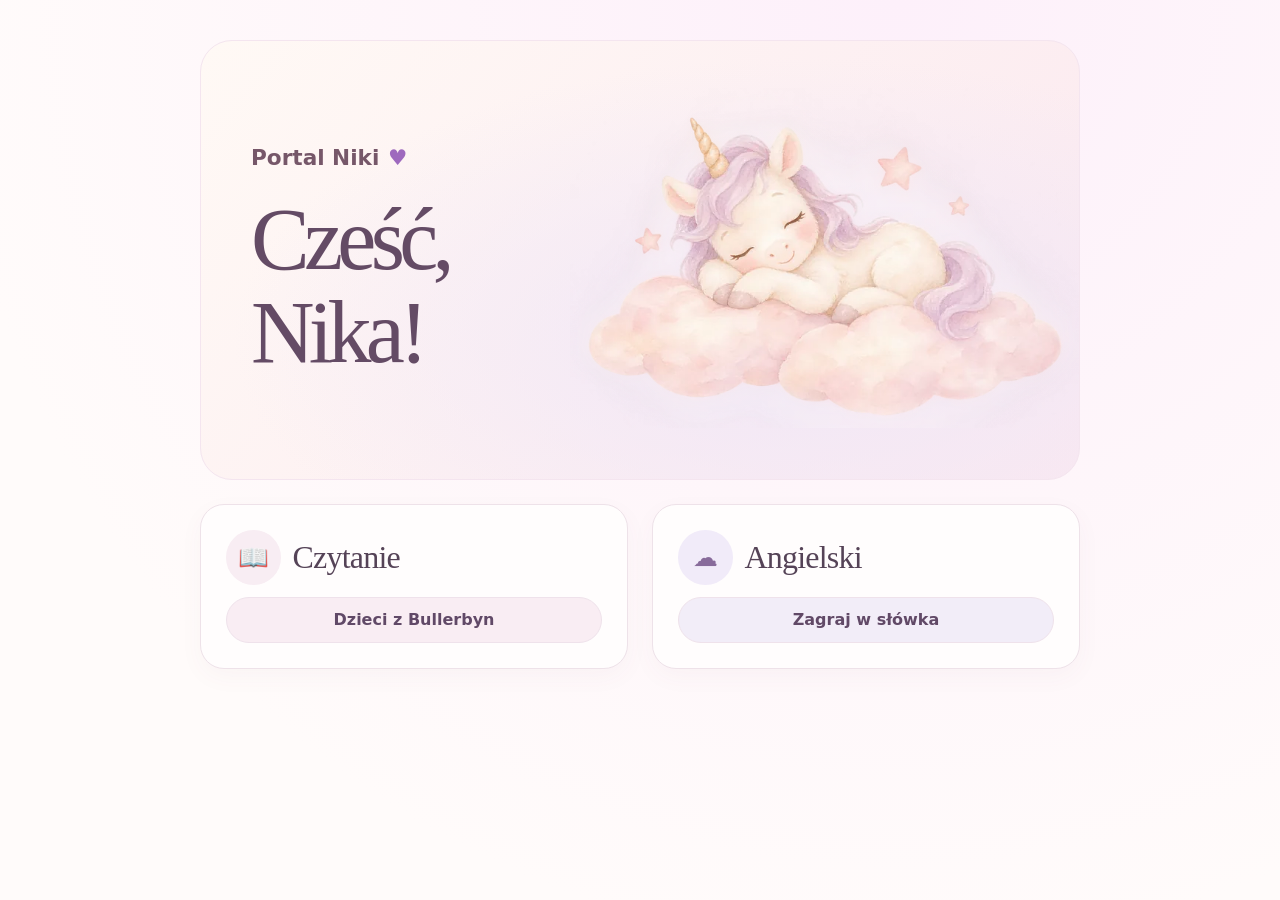
<file: nika-soft/index.html>
<!doctype html>
<html lang="pl">
<head>
<meta charset="utf-8">
<meta name="viewport" content="width=device-width,initial-scale=1">
<meta name="theme-color" content="#fff2f6">
<title>Portal Niki · Kraina obłoków</title>
<style>
:root{color-scheme:light;--ink:#421046;--paper:#fff6ed;--pink:#ff268f;--white:#fffdf8;--shadow:#eb429a}
*{box-sizing:border-box}
body{margin:0;color:var(--ink);background:#fff3e9;font:1rem/1.5 "Nunito",ui-rounded,system-ui,sans-serif}
main{width:min(1440px,100%);margin-inline:auto}
 .hero{position:relative;display:grid;grid-template-columns:1fr 1fr;align-items:center;overflow:hidden;isolation:isolate;aspect-ratio:2.68;background:linear-gradient(125deg,#ff1989,#ff349a);padding:0 3%}
.hero:after{content:"";position:absolute;inset:auto 0 0;height:36%;z-index:0;background:
 radial-gradient(ellipse 10% 56% at 4% 100%,#fff3e9 99%,transparent),
 radial-gradient(ellipse 15% 61% at 18% 117%,#fff3e9 99%,transparent),
 radial-gradient(ellipse 14% 65% at 36% 123%,#fff3e9 99%,transparent),
 radial-gradient(ellipse 13% 65% at 55% 120%,#fff3e9 99%,transparent),
 radial-gradient(ellipse 20% 65% at 78% 124%,#fff3e9 99%,transparent),
 radial-gradient(ellipse 12% 59% at 96% 104%,#fff3e9 99%,transparent),
 radial-gradient(ellipse 12% 80% at 1% 100%,#ffa5d3 99%,transparent),
 radial-gradient(ellipse 14% 63% at 59% 108%,#ffa5d3 99%,transparent),
 radial-gradient(ellipse 16% 68% at 100% 105%,#ffa5d3 99%,transparent)}
.hero>div{z-index:2;padding:10% 0 0 8%}
.brand{position:absolute;top:5%;left:2%;background:#fff7fa;border:clamp(2px,.4vw,5px) solid white;border-radius:999px;padding:0 .45em;line-height:1.15;font-weight:950;font-size:clamp(.83rem,2.75vw,2.45rem);letter-spacing:-.06em;box-shadow:0 4px 0 #bf1371}
.brand span{color:#46ad9d}
.hero h1{font-family:"Nunito",ui-rounded,"Arial Rounded MT Bold",system-ui,sans-serif;color:#fff9fb;font-size:clamp(2.4rem,11.6vw,10.45rem);font-weight:1000;line-height:.8;letter-spacing:-.077em;-webkit-text-stroke:clamp(4px,1.24vw,15px) var(--ink);paint-order:stroke fill;text-shadow:0 .055em var(--ink)}
.hero h1 span{display:block;margin-top:.13em}
.mascot{position:absolute;right:2%;bottom:-1%;z-index:1;width:43%;height:101%;object-fit:contain;object-position:center bottom;filter:drop-shadow(0 3px 0 #cc218b)}
.heart{position:absolute;left:52%;top:5%;font:1000 clamp(1.4rem,6.5vw,5.4rem)/1 system-ui;color:white;transform:rotate(-22deg);text-shadow:0 .055em #b9136f}
h1,h2,h3,p{margin:0}
.cards{display:grid;grid-template-columns:repeat(2,minmax(0,1fr));gap:clamp(8px,1.25vw,18px);padding:0 clamp(8px,1.2vw,16px) 18px}
.card{display:flex;flex-direction:column;align-items:center;border:clamp(2px,.55vw,6px) solid var(--ink);border-radius:clamp(15px,3vw,34px);padding:clamp(9px,2vw,28px);box-shadow:0 6px 0 #f02a93,inset 0 3px 0 #fff9;background:linear-gradient(155deg,#ff9fd8,#ffc4e6)}
.card.english{background:linear-gradient(155deg,#ffd9c2,#ffc9bf)}
h2{font-family:"Nunito",ui-rounded,"Arial Rounded MT Bold",system-ui,sans-serif;font-size:clamp(1.35rem,4.3vw,4rem);font-weight:1000;line-height:1.05;letter-spacing:-.065em;text-align:center}
.sticker{display:block;width:87%;height:clamp(78px,17vw,225px);object-fit:contain;margin-block:clamp(5px,1vw,14px)}
.action,button{border:2px solid var(--ink);border-radius:14px;background:var(--white);color:var(--ink);font:inherit;font-weight:850;text-decoration:none;padding:9px 12px;min-height:46px;cursor:pointer}
.action{display:inline-flex;align-items:center;justify-content:center;gap:8px;margin-top:auto;width:100%;border-radius:999px;font-size:clamp(.86rem,2.4vw,1.5rem);text-align:center}
.action:hover,button:hover{background:#fff0ff}
:focus-visible{outline:3px solid #145f55;outline-offset:4px}
dialog{width:min(92vw,530px);border:3px solid var(--ink);border-radius:24px;background:var(--paper);color:var(--ink);padding:clamp(16px,4vw,30px);box-shadow:0 7px 0 #df6fb1}
dialog::backdrop{background:#35103e99}.dialog-top{display:flex;justify-content:space-between;align-items:center;gap:10px}.dialog-top button{padding:5px 10px}
#word{font-size:clamp(1.45rem,5vw,2.4rem);font-weight:950;margin:10px 0}.choices{display:grid;gap:8px}.choices button{text-align:left}.choices button[disabled]{cursor:default}.choices button.correct{background:#bdeddb}.choices button.wrong{background:#f8ced9}#feedback{min-height:2em;margin-top:8px}#next{margin-top:4px}
@media(max-width:420px){.action{padding:6px;font-size:.78rem;gap:4px}.card{padding:8px}.sticker{width:96%}}

:root{--ink:#493362;--paper:#fff8fc;--white:#fffdfd;--shadow:#e8d6f6}
body{background:linear-gradient(140deg,#fff4fa,#f7f0ff 84%);min-height:100vh}
main{width:min(1120px,100%);padding:clamp(12px,3vw,32px)}
.hero{aspect-ratio:auto;min-height:clamp(235px,42vw,460px);padding:clamp(16px,4vw,44px);border:1px solid #f3d8ed;border-radius:32px;background:radial-gradient(ellipse at 75% 20%,#fff2f9,transparent 44%),linear-gradient(135deg,#ffe0ef,#ece0fc)}
.hero:after{height:47%;background:radial-gradient(ellipse 36% 63% at 8% 110%,#fff9 99%,transparent),radial-gradient(ellipse 31% 75% at 63% 130%,#fff9 99%,transparent),radial-gradient(ellipse 25% 68% at 106% 110%,#fffc 99%,transparent)}
.hero:before{content:"✦";position:absolute;left:54%;top:16%;color:#b67b37;font-size:clamp(18px,4vw,44px);transform:rotate(12deg)}
.hero>div{padding:0;z-index:2}
.brand{position:static;display:inline-flex;gap:.4em;width:max-content;max-width:100%;padding:.34em .68em;font-size:clamp(.83rem,2vw,1.35rem);border:1px solid #fff;background:#fff8;box-shadow:none;letter-spacing:0}
.brand span{color:#9e69be}
.hero h1{color:#54386f;font-size:clamp(2.3rem,7.5vw,6rem);font-weight:850;line-height:.94;letter-spacing:-.06em;text-shadow:none;-webkit-text-stroke:0;margin-top:.32em}
.mascot{right:3%;bottom:5%;width:43%;height:90%;filter:saturate(.44) hue-rotate(-9deg) drop-shadow(0 12px 18px #ac6eb64a)}
.heart{left:auto;right:8%;top:12%;color:#b67b37;font-size:clamp(1rem,4vw,2.8rem);text-shadow:none}
.cards{padding:0;gap:clamp(10px,2vw,24px);margin-top:clamp(12px,2.4vw,26px)}
.card,.card.english{border:1px solid #eadcf1;border-radius:24px;box-shadow:0 8px 22px #754a9212;background:#fffafd}
.card.english{background:#fbf8ff}
h2{font-size:clamp(1.25rem,3.5vw,2.65rem);font-weight:850;letter-spacing:-.035em}
.sticker{filter:saturate(.58)}
.action,button{border:1px solid #e0c8ee;background:#f5e8fc;color:#543572}
.action:hover,button:hover{background:#ead7f8}
dialog{border:1px solid #eadcf1;box-shadow:0 12px 40px #4b2b6640}
@media(max-width:420px){.hero{border-radius:24px}.card,.card.english{border-radius:18px}.hero h1{font-size:clamp(2rem,10vw,2.7rem)}}

:root{--ink:#554357;--paper:#fffbfa;--white:#fffdfd}
body{background:radial-gradient(ellipse at 70% 0,#fdf0fa,transparent 75%),#fffbfa}
main{width:min(960px,100%);padding:clamp(14px,4vw,40px)}
.hero{min-height:clamp(245px,42vw,440px);padding:clamp(18px,5vw,50px);border:1px solid #f4e5ef;border-radius:32px;background:radial-gradient(ellipse at 69% 68%,#f0e7f7,transparent 67%),linear-gradient(130deg,#fff9f5,#fbe8ef)}
.hero:before,.hero:after{content:none}
.brand{padding:0;background:none;border:0;color:#765769;font-weight:650}
.hero h1{color:#644b65;font-family:Georgia,serif;font-size:clamp(2.45rem,8vw,5.5rem);font-weight:400;letter-spacing:-.065em;line-height:.92}
.mascot{right:0;bottom:3%;width:58%;height:95%;filter:none;object-position:center}
.cards{margin-top:clamp(12px,3vw,24px)}
.card,.card.english{display:grid;grid-template-columns:auto minmax(0,1fr);align-items:center;column-gap:12px;row-gap:12px;border:1px solid #eee2e9;box-shadow:0 8px 24px #79516e0a;background:#fffdfd;padding:clamp(12px,2.7vw,25px)}
.subject-icon{color:#886b9b;border-radius:50%;background:#f8edf3;display:grid;place-items:center;width:2.2em;height:2.2em;font-size:clamp(.95rem,3vw,1.55rem)}
.card.english .subject-icon{background:#f1ebf9}
h2{font:400 clamp(1.16rem,4vw,2rem)/1.1 Georgia,serif;text-align:left;letter-spacing:-.025em}
.action{grid-column:1/-1;margin-top:0;background:#f9edf3;color:#614967;border:1px solid #efe2eb;font-size:clamp(.82rem,2.25vw,1rem);font-weight:700}
.english .action{background:#f2edf8}
.action:hover{background:#eee0f3}
@media(max-width:390px){.card,.card.english{column-gap:6px;padding:9px}.hero{min-height:218px}.mascot{width:55%}}

dialog{background:#fffafb;border:1px solid #eadde8;border-radius:27px;box-shadow:0 18px 56px #79516e33;padding:clamp(18px,5vw,34px)}
dialog::backdrop{background:#39274269}.dialog-top{padding-bottom:12px;border-bottom:1px solid #eee2e9}
#counter{color:#765769;font-size:.9rem;margin-top:12px}#word{font-family:Georgia,serif;font-weight:400;color:#644b65}
.choices button,#next,.dialog-top button{background:#f5edf9;border:1px solid #eaddf0;color:#614967}.choices button:hover:not(:disabled){background:#ebdff2}
.choices button.correct{background:#e1efe7;border-color:#bdd9ca;color:#305447}.choices button.wrong{background:#faedf0;border-color:#edcdd7;color:#79394d}
#next{background:#755482;color:white}
:focus-visible{outline-color:#936799}
</style>
</head>
<body>
<main>
<header class="hero">
  <div><div class="brand">Portal Niki <span aria-hidden="true">♥</span></div><h1>Cześć,<span>Nika!</span></h1></div>
  <img class="mascot" src="[data-uri]" alt="" width="400" height="322">
  
</header>
<div class="cards">
  <section class="card" aria-labelledby="reading-title">
    <div class="subject-icon" aria-hidden="true">📖</div><h2 id="reading-title">Czytanie</h2>
    <a class="action" href="../bullerbyn/index.html">Dzieci z Bullerbyn</a>
  </section>
  <section class="card english" aria-labelledby="english-title">
    <div class="subject-icon" aria-hidden="true">☁</div><h2 id="english-title">Angielski</h2>
    <button class="action" type="button" id="open">Zagraj w słówka</button>
  </section>
</div>
<dialog id="game" aria-labelledby="game-title">
  <div class="dialog-top"><h2 id="game-title">Zagraj w słówka</h2><form method="dialog"><button type="submit" aria-label="Zamknij grę">✕</button></form></div>
  <p id="counter"></p>
  <p id="word" tabindex="-1"></p>
  <div id="choices" class="choices"></div>
  <p id="feedback" role="status"></p>
  <button type="button" id="next" hidden>Dalej</button>
</dialog>
</main>
<script>
'use strict';
const words=[['book','książka'],['horse','koń'],['garden','ogród'],['cloud','chmura'],['friend','przyjaciel']];
const el=id=>document.getElementById(id);
const game=el('game');
let index=0;
function nextWord(){
  const [word,answer]=words[index];
  el('counter').textContent='Słówko '+(index+1)+' z '+words.length;
  el('word').textContent='Co znaczy „'+word+'”?';
  el('feedback').textContent='';
  el('choices').replaceChildren();
  el('next').hidden=true;
  const options=[0,1,3].map(offset=>words[(index+offset)%words.length][1]);
  for(let i=options.length-1;i>0;i--){
    const j=Math.floor(Math.random()*(i+1));
    [options[i],options[j]]=[options[j],options[i]];
  }
  for(const option of options){
    const button=document.createElement('button');
    button.type='button';
    button.textContent=option;
    button.addEventListener('click',()=>{
      if(option!==answer){
        button.classList.add('wrong');
        button.disabled=true;
        el('feedback').textContent='Spróbuj jeszcze raz.';
        el('choices').querySelector('button:not(:disabled)').focus();
        return;
      }
      button.classList.add('correct');
      for(const choice of el('choices').children) choice.disabled=true;
      el('feedback').textContent='Brawo!';
      el('next').textContent=index===words.length-1?'Zobacz wynik':'Dalej';
      el('next').hidden=false;
      el('next').focus();
    });
    el('choices').append(button);
  }
  el('word').focus();
}
el('open').addEventListener('click',()=>{
  index=0;
  game.showModal();
  nextWord();
});
el('next').addEventListener('click',()=>{
  if(++index<words.length) nextWord();
  else {
    el('counter').textContent='';
    el('word').textContent='Wszystkie 5 słówek rozwiązane!';
    el('choices').replaceChildren();
    el('feedback').textContent='';
    el('next').hidden=true;
    el('word').focus();
  }
});
</script>
</body>
</html>
</file>
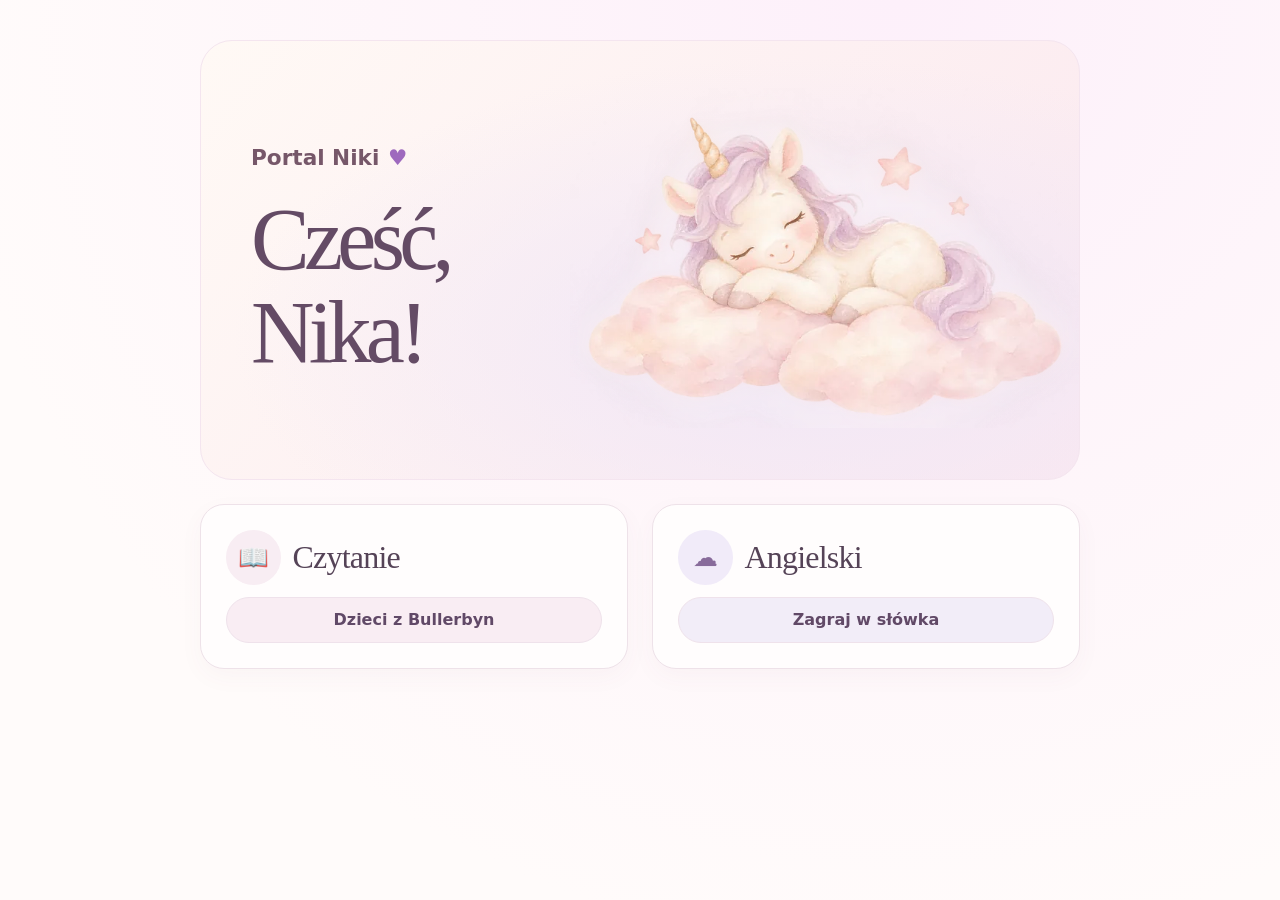
<file: nika/index.html>
<!doctype html>
<html lang="pl">
<head>
<meta charset="utf-8">
<meta name="viewport" content="width=device-width,initial-scale=1">
<meta http-equiv="refresh" content="0;url=../nika-soft/index.html">
<link rel="canonical" href="../nika-soft/index.html">
<title>Portal Niki · Kraina obłoków</title>
</head>
<body style="background:#fff8fa;color:#554357;font-family:system-ui"><main><a href="../nika-soft/index.html">Otwórz portal Niki</a></main></body>
</html>
</file>
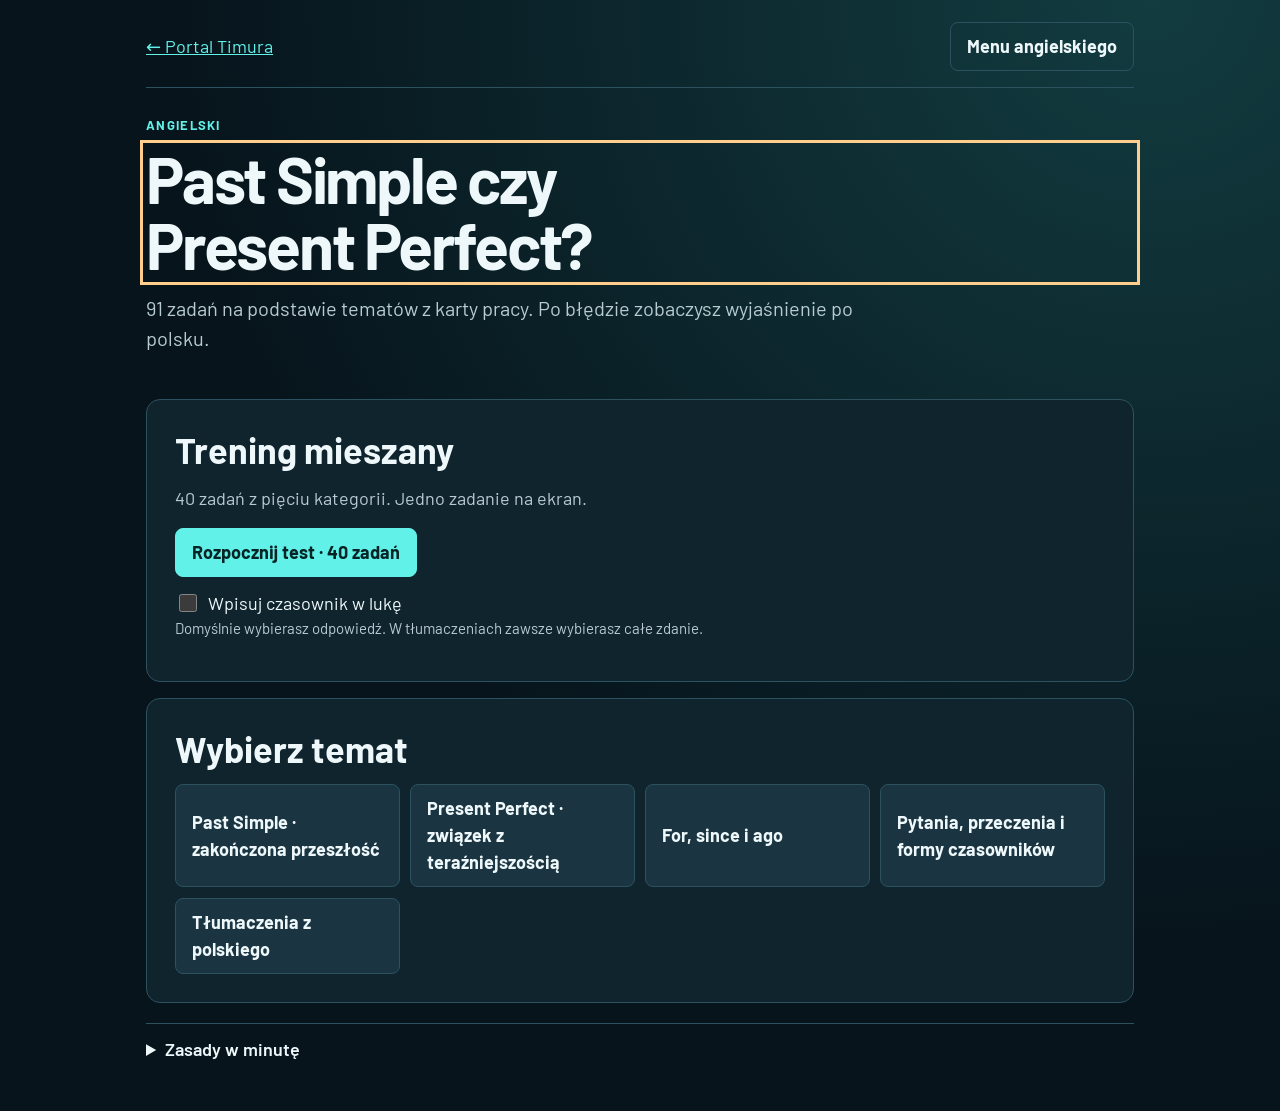
<file: angielski.html>
<!doctype html>
<html lang="pl">
<head>
<meta charset="utf-8">
<meta name="viewport" content="width=device-width, initial-scale=1">
<title>Angielski · Past Simple i Present Perfect</title>
<link rel="stylesheet" href="./historia.css">
<link rel="stylesheet" href="./angielski.css?v=1">
<script src="./angielski-data.js?v=1" defer></script>
<script src="./angielski.js?v=1" defer></script>
</head>
<body>
<main>
  <header><a href="./">← Portal Timura</a><button type="button" class="ghost" id="menu">Menu angielskiego</button></header>
  <div id="english-screen"></div>
</main>
<noscript>Włącz JavaScript, żeby skorzystać z treningu.</noscript>
</body>
</html>
</file>
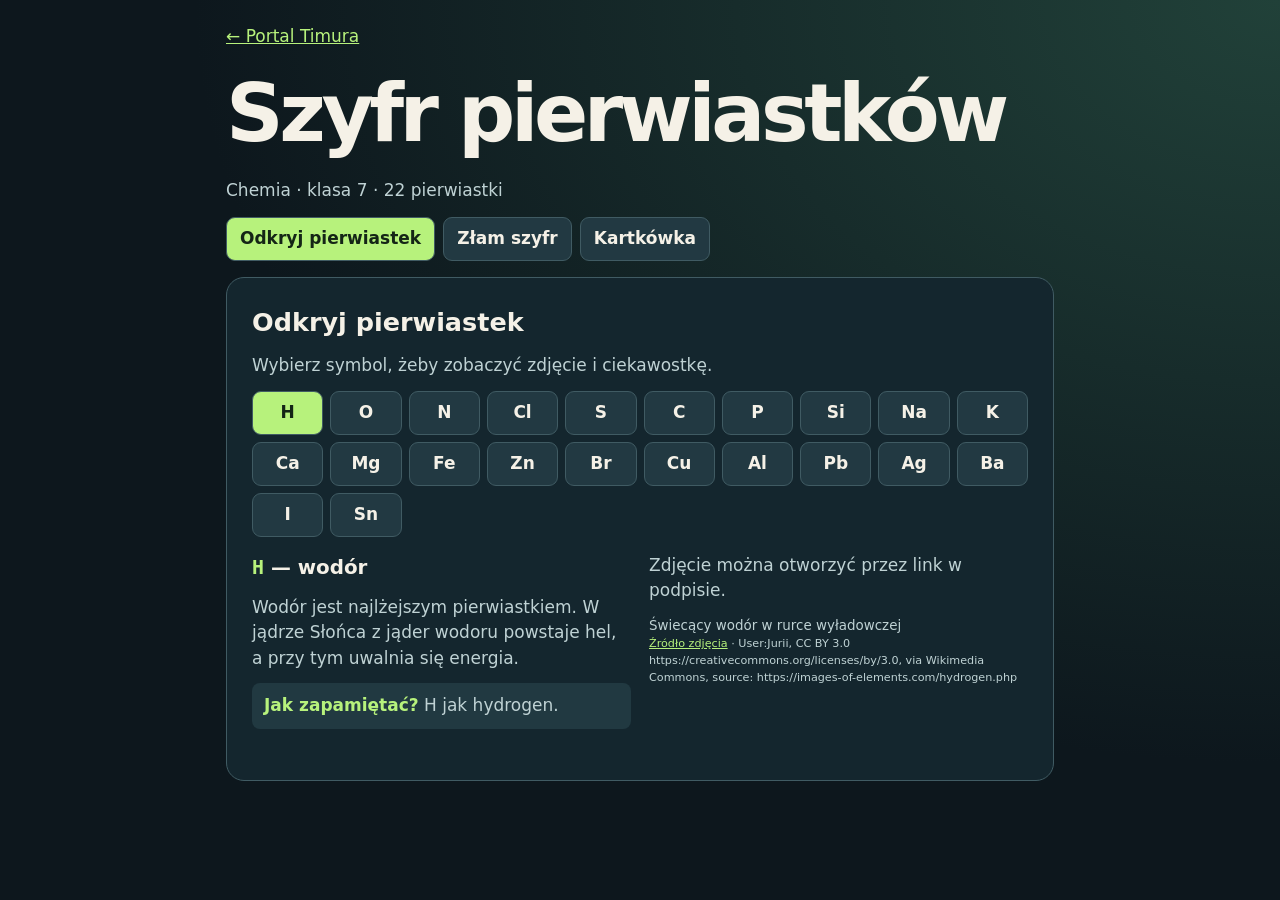
<file: chemia.html>
<!doctype html>
<html lang="pl">
<head>
<meta charset="utf-8">
<meta name="viewport" content="width=device-width,initial-scale=1">
<title>Szyfr pierwiastków · Portal Timura</title>
<style>
:root{color-scheme:dark;--ink:#f5f1e7;--muted:#bfd2d4;--line:#405b63;--mint:#b7f27c;--panel:#14262e}
*{box-sizing:border-box}body{margin:0;min-height:100vh;background:radial-gradient(ellipse at top right,#214139,transparent 60%),#0d171d;color:var(--ink);font:17px/1.5 system-ui,sans-serif}
main{max-width:900px;margin:auto;padding:24px clamp(14px,4vw,36px) 44px}a{color:var(--mint)}h1{font-size:clamp(2.5rem,8vw,5rem);line-height:1;margin:.3em 0;letter-spacing:-.055em}h2,h3,p{margin:0 0 12px}.intro,p,small,figcaption{color:var(--muted)}
nav,.row{display:flex;flex-wrap:wrap;gap:8px;margin:14px 0}button,input{font:inherit;color:inherit;border:1px solid var(--line);min-height:44px;border-radius:9px;background:#223942;padding:8px 13px}button{cursor:pointer;font-weight:650}button[aria-pressed=true],button.primary{background:var(--mint);color:#142516}button:hover{border-color:var(--mint)}:focus-visible{outline:3px solid var(--mint);outline-offset:3px}
.panel{background:var(--panel);border:1px solid var(--line);border-radius:18px;padding:clamp(14px,4vw,25px);margin-top:16px}.grid{display:grid;grid-template-columns:repeat(auto-fit,minmax(68px,1fr));gap:7px;margin-bottom:16px}
.element-card{display:grid;grid-template-columns:minmax(0,1fr) minmax(0,1fr);gap:18px;margin:14px 0;align-items:start}figure{margin:0}img{display:block;width:100%;height:clamp(150px,32vw,235px);object-fit:contain;background:#0b171e;border-radius:10px}figcaption{font-size:.84rem;margin-top:6px}small{display:block;overflow-wrap:anywhere}.symbol{font-family:ui-monospace,monospace;color:var(--mint)}.prompt{font-size:clamp(1.65rem,5vw,2.7rem);overflow-wrap:anywhere}.answer{width:min(100%,260px)}.feedback{border-left:4px solid var(--mint);padding-left:12px;margin:14px 0}.wrong{border-color:#ffd295}.wrong strong{color:#ffd295}details{border-top:1px solid var(--line);padding:10px 0}summary{cursor:pointer}form{margin:0}.hint{background:#213941;padding:10px 12px;border-radius:8px}.hint strong{color:var(--mint)}@media(max-width:560px){.element-card{grid-template-columns:1fr}}
</style>
</head>
<body>
<main>
<a href="./">← Portal Timura</a>
<h1>Szyfr pierwiastków</h1>
<p class="intro">Chemia · klasa 7 · 22 pierwiastki</p>
<nav aria-label="Tryby gry">
<button type="button" data-mode="learn">Odkryj pierwiastek</button>
<button type="button" data-mode="train">Złam szyfr</button>
<button type="button" data-mode="test">Kartkówka</button>
</nav>
<section id="screen" class="panel" aria-label="Pole gry"></section>
</main>
<script>
const elements = [
  {
    "symbol": "H",
    "name": "wodór",
    "caption": "Świecący wodór w rurce wyładowczej",
    "fact": "Wodór jest najlżejszym pierwiastkiem. W jądrze Słońca z jąder wodoru powstaje hel, a przy tym uwalnia się energia.",
    "hint": "H jak hydrogen.",
    "url": "https://upload.wikimedia.org/wikipedia/commons/d/d9/Hydrogenglow.jpg",
    "credit": "User:Jurii, CC BY 3.0 https://creativecommons.org/licenses/by/3.0, via Wikimedia Commons, source: https://images-of-elements.com/hydrogen.php",
    "source": "https://commons.wikimedia.org/wiki/File:Hydrogenglow.jpg"
  },
  {
    "symbol": "O",
    "name": "tlen",
    "caption": "Ciekły tlen w zlewce",
    "fact": "Tlen w powietrzu jest bezbarwny, a ciekły tlen ma bladoniebieski kolor.",
    "hint": "O jak oxygen.",
    "url": "https://upload.wikimedia.org/wikipedia/commons/a/a0/Liquid_oxygen_in_a_beaker_%28cropped_and_retouched%29.jpg",
    "credit": "Staff Sgt. Nika Glover, U.S. Air Force, Public domain, via Wikimedia Commons",
    "source": "https://commons.wikimedia.org/wiki/File:Liquid_oxygen_in_a_beaker_%28cropped_and_retouched%29.jpg"
  },
  {
    "symbol": "N",
    "name": "azot",
    "caption": "Świecący azot w rurce wyładowczej",
    "fact": "Około 78% objętości powietrza stanowi azot. W każdym oddechu wciągasz go więcej niż tlenu.",
    "hint": "N jak nitrogen.",
    "url": "https://upload.wikimedia.org/wikipedia/commons/2/2d/Nitrogen-glow.jpg",
    "credit": "Jurii, CC BY 3.0 https://creativecommons.org/licenses/by/3.0, via Wikimedia Commons, source: https://images-of-elements.com/nitrogen.php",
    "source": "https://commons.wikimedia.org/wiki/File:Nitrogen-glow.jpg"
  },
  {
    "symbol": "Cl",
    "name": "chlor",
    "caption": "Próbka chloru",
    "fact": "Chlorki są w soli kuchennej. Sam chlor w postaci gazu ma zielonożółty kolor.",
    "hint": "Cl — pierwsze dwie litery słowa chlorine.",
    "url": "https://upload.wikimedia.org/wikipedia/commons/9/9a/Chlorine-sample-flip.jpg",
    "credit": "Benjah-bmm27, Public domain, via Wikimedia Commons",
    "source": "https://commons.wikimedia.org/wiki/File:Chlorine-sample-flip.jpg"
  },
  {
    "symbol": "S",
    "name": "siarka",
    "caption": "Żółta próbka siarki",
    "fact": "Siarka rodzima ma żółty kolor. Można ją znaleźć między innymi w okolicach wulkanów.",
    "hint": "S jak siarka.",
    "url": "https://upload.wikimedia.org/wikipedia/commons/4/44/Sulfur-sample.jpg",
    "credit": "Ben Mills · domena publiczna",
    "source": "https://commons.wikimedia.org/wiki/File:Sulfur-sample.jpg"
  },
  {
    "symbol": "C",
    "name": "węgiel",
    "caption": "Próbki różnych postaci węgla",
    "fact": "Grafit i diament składają się z atomów węgla. Inne ułożenie atomów sprawia, że grafit zostawia kreskę, a diament jest wyjątkowo twardy.",
    "hint": "C jak carbon.",
    "url": "https://upload.wikimedia.org/wikipedia/commons/6/68/Pure_Carbon.png",
    "credit": "Texas Lane, CC BY-SA 4.0 https://creativecommons.org/licenses/by-sa/4.0, via Wikimedia Commons",
    "source": "https://commons.wikimedia.org/wiki/File:Pure_Carbon.png"
  },
  {
    "symbol": "P",
    "name": "fosfor",
    "caption": "Fioletowy fosfor",
    "fact": "W zapałkach bezpiecznych czerwony fosfor znajduje się na drasce, czyli pasku na pudełku.",
    "hint": "P jak phosphorus.",
    "url": "https://upload.wikimedia.org/wikipedia/commons/6/6d/Phosphorus-purple.jpg",
    "credit": "Jurii, CC BY 3.0 https://creativecommons.org/licenses/by/3.0, via Wikimedia Commons, source: https://images-of-elements.com/phosphorus.php",
    "source": "https://commons.wikimedia.org/wiki/File:Phosphorus-purple.jpg"
  },
  {
    "symbol": "Si",
    "name": "krzem",
    "caption": "Bryłka krzemu",
    "fact": "Z krzemu produkuje się płytki, na których powstają układy scalone, między innymi procesory.",
    "hint": "Si jak silicon.",
    "url": "https://upload.wikimedia.org/wikipedia/commons/2/2c/Silicon.jpg",
    "credit": "Jurii, CC BY 3.0 https://creativecommons.org/licenses/by/3.0, via Wikimedia Commons, source: https://images-of-elements.com/silicon.php",
    "source": "https://commons.wikimedia.org/wiki/File:Silicon.jpg"
  },
  {
    "symbol": "Na",
    "name": "sód",
    "caption": "Próbka metalicznego sodu",
    "fact": "Sód w soli kuchennej występuje w postaci jonów. Na zdjęciu widać jego metaliczną postać.",
    "hint": "Na od łacińskiego natrium.",
    "url": "https://upload.wikimedia.org/wikipedia/commons/2/27/Na_%28Sodium%29.jpg",
    "credit": "The original uploader was Dnn87 at English Wikipedia., CC BY-SA 3.0 https://creativecommons.org/licenses/by-sa/3.0, via Wikimedia Commons",
    "source": "https://commons.wikimedia.org/wiki/File:Na_%28Sodium%29.jpg"
  },
  {
    "symbol": "K",
    "name": "potas",
    "caption": "Kawałki metalicznego potasu",
    "fact": "Jony potasu pomagają nerwom przesyłać sygnały i mięśniom pracować.",
    "hint": "K od łacińskiego kalium.",
    "url": "https://upload.wikimedia.org/wikipedia/commons/b/b3/Potassium.JPG",
    "credit": "Dnn87, CC BY 3.0 https://creativecommons.org/licenses/by/3.0, via Wikimedia Commons",
    "source": "https://commons.wikimedia.org/wiki/File:Potassium.JPG"
  },
  {
    "symbol": "Ca",
    "name": "wapń",
    "caption": "Ziarna metalicznego wapnia",
    "fact": "Związki wapnia nadają kościom i zębom twardość. Wapń występuje też w wapieniu i muszlach.",
    "hint": "Ca jak calcium.",
    "url": "https://upload.wikimedia.org/wikipedia/commons/7/72/Calcium.jpg",
    "credit": "Jurii, CC BY 3.0 https://creativecommons.org/licenses/by/3.0, via Wikimedia Commons, source: https://images-of-elements.com/calcium.php",
    "source": "https://commons.wikimedia.org/wiki/File:Calcium.jpg"
  },
  {
    "symbol": "Mg",
    "name": "magnez",
    "caption": "Kryształy magnezu",
    "fact": "Płonący magnez daje bardzo jasne białe światło. Wykorzystywano go w dawnych lampach błyskowych.",
    "hint": "Mg — litery m i g w słowie magnez.",
    "url": "https://upload.wikimedia.org/wikipedia/commons/3/3f/Magnesium_crystals.jpg",
    "credit": "Warut Roonguthai, CC BY-SA 3.0 https://creativecommons.org/licenses/by-sa/3.0, via Wikimedia Commons",
    "source": "https://commons.wikimedia.org/wiki/File:Magnesium_crystals.jpg"
  },
  {
    "symbol": "Fe",
    "name": "żelazo",
    "caption": "Fragmenty meteorytu żelaznego",
    "fact": "Niektóre meteoryty składają się głównie z żelaza i niklu. Żelazo jest też głównym składnikiem stali.",
    "hint": "Fe od łacińskiego ferrum.",
    "url": "https://images-of-elements.com/iron-2.jpg",
    "credit": "Chemical ELements A Virtual Museum, CC BY 3.0 https://creativecommons.org/licenses/by/3.0 source: https://images-of-elements.com/iron.php",
    "source": "https://images-of-elements.com/iron.php"
  },
  {
    "symbol": "Zn",
    "name": "cynk",
    "caption": "Próbka cynku",
    "fact": "Cienka warstwa cynku na stalowym ogrodzeniu pomaga chronić stal przed rdzą. To cynkowanie.",
    "hint": "Zn — początek słowa zinc po usunięciu i.",
    "url": "https://upload.wikimedia.org/wikipedia/commons/b/ba/Zinc_%2830_Zn%29.jpg",
    "credit": "Hi-Res Images ofChemical Elements, CC BY 3.0 https://creativecommons.org/licenses/by/3.0, via Wikimedia Commons, source: https://images-of-elements.com/zinc.php",
    "source": "https://commons.wikimedia.org/wiki/File:Zinc_%2830_Zn%29.jpg"
  },
  {
    "symbol": "Br",
    "name": "brom",
    "caption": "Ciekły brom w zamkniętej ampułce",
    "fact": "Brom to niemetal, który w temperaturze pokojowej jest czerwonobrunatną cieczą.",
    "hint": "Br jak początek słowa brom.",
    "url": "https://upload.wikimedia.org/wikipedia/commons/8/87/Bromine-ampoule.jpg",
    "credit": "Jurii, CC BY 3.0 https://creativecommons.org/licenses/by/3.0, via Wikimedia Commons, source: https://images-of-elements.com/bromine.php",
    "source": "https://commons.wikimedia.org/wiki/File:Bromine-ampoule.jpg"
  },
  {
    "symbol": "Cu",
    "name": "miedź",
    "caption": "Bryłka miedzi rodzimej",
    "fact": "Miedź dobrze przewodzi prąd, dlatego znajdziesz ją w wielu przewodach elektrycznych.",
    "hint": "Cu od łacińskiego cuprum.",
    "url": "https://upload.wikimedia.org/wikipedia/commons/f/f0/NatCopper.jpg",
    "credit": "Native_Copper_Macro_Digon3.jpg: 'Jonathan Zander (Digon3)' derivative work: Materialscientist, CC BY-SA 2.5 https://creativecommons.org/licenses/by-sa/2.5, via Wikimedia Commons",
    "source": "https://commons.wikimedia.org/wiki/File:NatCopper.jpg"
  },
  {
    "symbol": "Al",
    "name": "glin",
    "caption": "Folia z glinu",
    "fact": "Folia aluminiowa zawdzięcza nazwę aluminium, czyli glinowi. Glin jest lekki i wykorzystuje się go także w stopach do budowy samolotów.",
    "hint": "Al jak początek słowa aluminium.",
    "url": "https://upload.wikimedia.org/wikipedia/commons/3/3e/Aluminium.jpg",
    "credit": "Jurii, CC BY 3.0 https://creativecommons.org/licenses/by/3.0, via Wikimedia Commons, source: https://images-of-elements.com/aluminium.php ",
    "source": "https://commons.wikimedia.org/wiki/File:Aluminium.jpg"
  },
  {
    "symbol": "Pb",
    "name": "ołów",
    "caption": "Próbka ołowiu z dwóch stron",
    "fact": "Ołów jest gęsty. Z tego powodu wykorzystuje się go w osłonach przed promieniowaniem rentgenowskim.",
    "hint": "Pb od łacińskiego plumbum.",
    "url": "https://upload.wikimedia.org/wikipedia/commons/6/63/Lead-2.jpg",
    "credit": "Chemical Elements, CC BY 3.0 https://creativecommons.org/licenses/by/3.0, via Wikimedia Commons, source: https://images-of-elements.com/lead.php",
    "source": "https://commons.wikimedia.org/wiki/File:Lead-2.jpg"
  },
  {
    "symbol": "Ag",
    "name": "srebro",
    "caption": "Samorodek srebra",
    "fact": "Srebro bardzo dobrze przewodzi prąd. Wykorzystuje się je między innymi w niektórych stykach elektrycznych.",
    "hint": "Ag od łacińskiego argentum.",
    "url": "https://upload.wikimedia.org/wikipedia/commons/e/e4/Silver-nugget.jpg",
    "credit": "Jurii, CC BY 3.0 https://creativecommons.org/licenses/by/3.0, via Wikimedia Commons, source: http://images-of-elements.com/silver.php",
    "source": "https://commons.wikimedia.org/wiki/File:Silver-nugget.jpg"
  },
  {
    "symbol": "Ba",
    "name": "bar",
    "caption": "Próbka baru z warstwą tlenku",
    "fact": "Siarczan baru pomaga uzyskać wyraźny obraz przewodu pokarmowego w niektórych badaniach rentgenowskich.",
    "hint": "Ba jak początek słowa bar.",
    "url": "https://upload.wikimedia.org/wikipedia/commons/f/f5/Barium_%2856_Ba%29.jpg",
    "credit": "Hi-Res Images ofChemical Elements, CC BY 3.0 https://creativecommons.org/licenses/by/3.0, via Wikimedia Commons, source: https://images-of-elements.com/barium.php",
    "source": "https://commons.wikimedia.org/wiki/File:Barium_%2856_Ba%29.jpg"
  },
  {
    "symbol": "I",
    "name": "jod",
    "caption": "Próbka jodu",
    "fact": "Związki jodu dodaje się do soli jodowanej. Jod jest potrzebny tarczycy do wytwarzania hormonów.",
    "hint": "Symbol I to wielka litera i.",
    "url": "https://upload.wikimedia.org/wikipedia/commons/c/c2/Iodine-sample.jpg",
    "credit": "Benjah-bmm27, Public domain, via Wikimedia Commons",
    "source": "https://commons.wikimedia.org/wiki/File:Iodine-sample.jpg"
  },
  {
    "symbol": "Sn",
    "name": "cyna",
    "caption": "Bryłka cyny",
    "fact": "Cyną pokrywa się stal używaną do produkcji niektórych puszek. Jest też składnikiem wielu stopów lutowniczych.",
    "hint": "Sn od łacińskiego stannum.",
    "url": "https://upload.wikimedia.org/wikipedia/commons/6/6a/Tin-2.jpg",
    "credit": "Jurii, CC BY 3.0 https://creativecommons.org/licenses/by/3.0, via Wikimedia Commons, source: http://images-of-elements.com/tin.php",
    "source": "https://commons.wikimedia.org/wiki/File:Tin-2.jpg"
  }
];
const screen = document.querySelector('#screen');
const modes = [...document.querySelectorAll('[data-mode]')];
let selected = 0;
let state;

function card(element) {
  const {symbol, name, caption, fact, hint, url, credit, source} = element;
  return `<article class="element-card">
    <div>
      <h3><span class="symbol">${symbol}</span> — ${name}</h3>
      <p>${fact}</p>
      <p class="hint"><strong>Jak zapamiętać?</strong> ${hint}</p>
    </div>
    <figure>
      <img src="${url}" alt="${caption}" loading="lazy">
      <figcaption>${caption}<small><a href="${source}" target="_blank" rel="noopener">Źródło zdjęcia</a> · ${credit}</small></figcaption>
    </figure>
  </article>`;
}

function watchImages() {
  for (const image of screen.querySelectorAll('img')) {
    function showFallback() {
      const fallback = document.createElement('p');
      fallback.textContent = 'Zdjęcie można otworzyć przez link w podpisie.';
      image.replaceWith(fallback);
    }
    if (image.complete && !image.naturalWidth) showFallback();
    else image.addEventListener('error', showFallback, {once:true});
  }
}

function learn(focusCard = false) {
  screen.innerHTML = `<h2>Odkryj pierwiastek</h2>
    <p>Wybierz symbol, żeby zobaczyć zdjęcie i ciekawostkę.</p>
    <div class="grid">${elements.map(({symbol, name}, index) =>
      `<button type="button" aria-label="${symbol} — ${name}" aria-pressed="${index === selected}" data-index="${index}">${symbol}</button>`).join('')}</div>
    ${card(elements[selected])}`;
  screen.querySelectorAll('[data-index]').forEach(button => {
    button.onclick = () => { selected = Number(button.dataset.index); learn(true); };
  });
  if (focusCard) screen.querySelector('[aria-pressed=true]').focus();
  watchImages();
}

function shuffled(items) {
  const result = [...items];
  for (let index = result.length - 1; index > 0; index--) {
    const other = Math.floor(Math.random() * (index + 1));
    [result[index], result[other]] = [result[other], result[index]];
  }
  return result;
}

function normalizeName(name) {
  return name.toLocaleLowerCase('pl').normalize('NFD').replace(/\p{M}/gu, '').replaceAll('ł', 'l');
}

function startRound(mode, questions, focus = false) {
  const pool = shuffled(elements).slice(0, mode === 'test' ? 10 : elements.length);
  state = {mode, queue: questions ?? pool.map((element, index) => ({
    element, askSymbol: index % 2 === 0
  })), answers:[], position:0, streak:0, code:[], isRetry:Boolean(questions)};
  question(focus);
}

function question(focus) {
  const current = state.queue[state.position];
  if (!current) return results(focus);
  const training = state.mode === 'train';
  const {element, askSymbol} = current;
  const answer = askSymbol ? element.symbol : element.name;
  screen.innerHTML = `
    <p>${training ? 'Złam szyfr · ' + state.streak + '/3 poprawne z rzędu' : 'Kartkówka · ' + (state.position + 1) + '/' + state.queue.length}</p>
    <h2 class="prompt">${askSymbol ? element.name : element.symbol}</h2>
    <form>
      <label for="answer">${askSymbol ? 'Wpisz symbol' : 'Wpisz polską nazwę'}</label>
      <div class="row"><input class="answer" id="answer" required autocomplete="off" autocapitalize="off" spellcheck="false" maxlength="32">
      <button class="primary">${training ? 'Sprawdź' : 'Zapisz odpowiedź'}</button></div>
    </form>
    <div id="feedback" aria-live="polite"></div>`;

  const form = screen.querySelector('form');
  const input = screen.querySelector('input');
  if (focus) input.focus();
  form.onsubmit = event => {
    event.preventDefault();
    if (input.readOnly) return;
    const typed = input.value.trim();
    if (!typed) { input.value = ''; input.reportValidity(); input.focus(); return; }
    const correct = askSymbol ? typed === answer : normalizeName(typed) === normalizeName(answer);
    state.answers.push({current, correct, typed, answer});
    state.position++;
    if (!training) return question(true);

    let code = '';
    if (correct) {
      state.streak++;
      state.code.push(element.symbol);
      if (state.streak === 3) {
        code = 'Kod odblokowany · ' + state.code.join(' · ');
        state.streak = 0;
        state.code = [];
      }
    } else {
      state.streak = 0;
      state.code = [];
      if (!state.queue.slice(state.position).includes(current)) state.queue.push(current);
    }

    input.readOnly = true;
    form.querySelector('button').disabled = true;
    const feedback = screen.querySelector('#feedback');
    const caseError = askSymbol && typed.toLowerCase() === answer.toLowerCase();
    feedback.innerHTML = `<div class="feedback ${correct ? '' : 'wrong'}"><strong>${correct ? 'Dobrze!' : caseError ? 'Sprawdź wielkość liter.' : 'Spróbuj zapamiętać tę parę.'}</strong>
      <p>Poprawna odpowiedź · ${answer}</p>
      ${code ? '<p class="symbol">' + code + '</p>' : ''}</div>
      ${card(element)}
      <button type="button" class="primary">${state.position < state.queue.length ? 'Dalej →' : 'Zobacz wynik →'}</button>`;
    const next = feedback.querySelector('button');
    next.onclick = () => question(true);
    watchImages();
  };
}

function results(focus) {
  const correct = state.answers.filter(item => item.correct).length;
  const mistakes = state.answers.filter(item => !item.correct);
  const retry = [...new Set(mistakes.map(item => item.current))];
  const mode = state.mode;
  if (mode === 'test' && !state.isRetry) {
    try {
      const key = 'portal-timura-v1';
      const saved = JSON.parse(localStorage.getItem(key)) ?? {};
      localStorage.setItem(key, JSON.stringify({...saved, chemistry:{score:correct,total:state.answers.length}}));
    } catch {}
  }
  screen.innerHTML = `<h2 tabindex="-1">Wynik · ${correct}/${state.answers.length}</h2>
    ${mode === 'test' ? state.answers.map(({current, correct, typed, answer}, index) =>
      `<details ${correct ? '' : 'open'}><summary>${index + 1}. ${current.askSymbol ? current.element.name : current.element.symbol} · ${correct ? 'dobrze' : 'do powtórki'}</summary>
        <p>Twoja odpowiedź · <span data-typed="${index}"></span></p>
        <p>Poprawna odpowiedź · ${answer}</p>${card(current.element)}</details>`).join('') : ''}
    <div class="row">${retry.length ? '<button type="button" class="primary" id="retry">Powtórz tylko błędy</button>' : ''}
    <button type="button" id="again">${mode === 'test' ? 'Nowa kartkówka' : 'Zagraj jeszcze raz'}</button></div>`;
  screen.querySelectorAll('[data-typed]').forEach(span => {
    span.textContent = state.answers[Number(span.dataset.typed)].typed;
  });
  const retryButton = screen.querySelector('#retry');
  if (retryButton) retryButton.onclick = () => startRound(mode, retry, true);
  screen.querySelector('#again').onclick = () => startRound(mode, undefined, true);
  if (focus) screen.querySelector('h2').focus();
  watchImages();
}

function selectMode(mode, focus = false) {
  modes.forEach(button => button.setAttribute('aria-pressed', String(button.dataset.mode === mode)));
  if (mode === 'learn') learn();
  else startRound(mode, undefined, focus);
}

modes.forEach(button => button.onclick = () => selectMode(button.dataset.mode, true));
selectMode('learn');
</script>
</body>
</html>
</file>
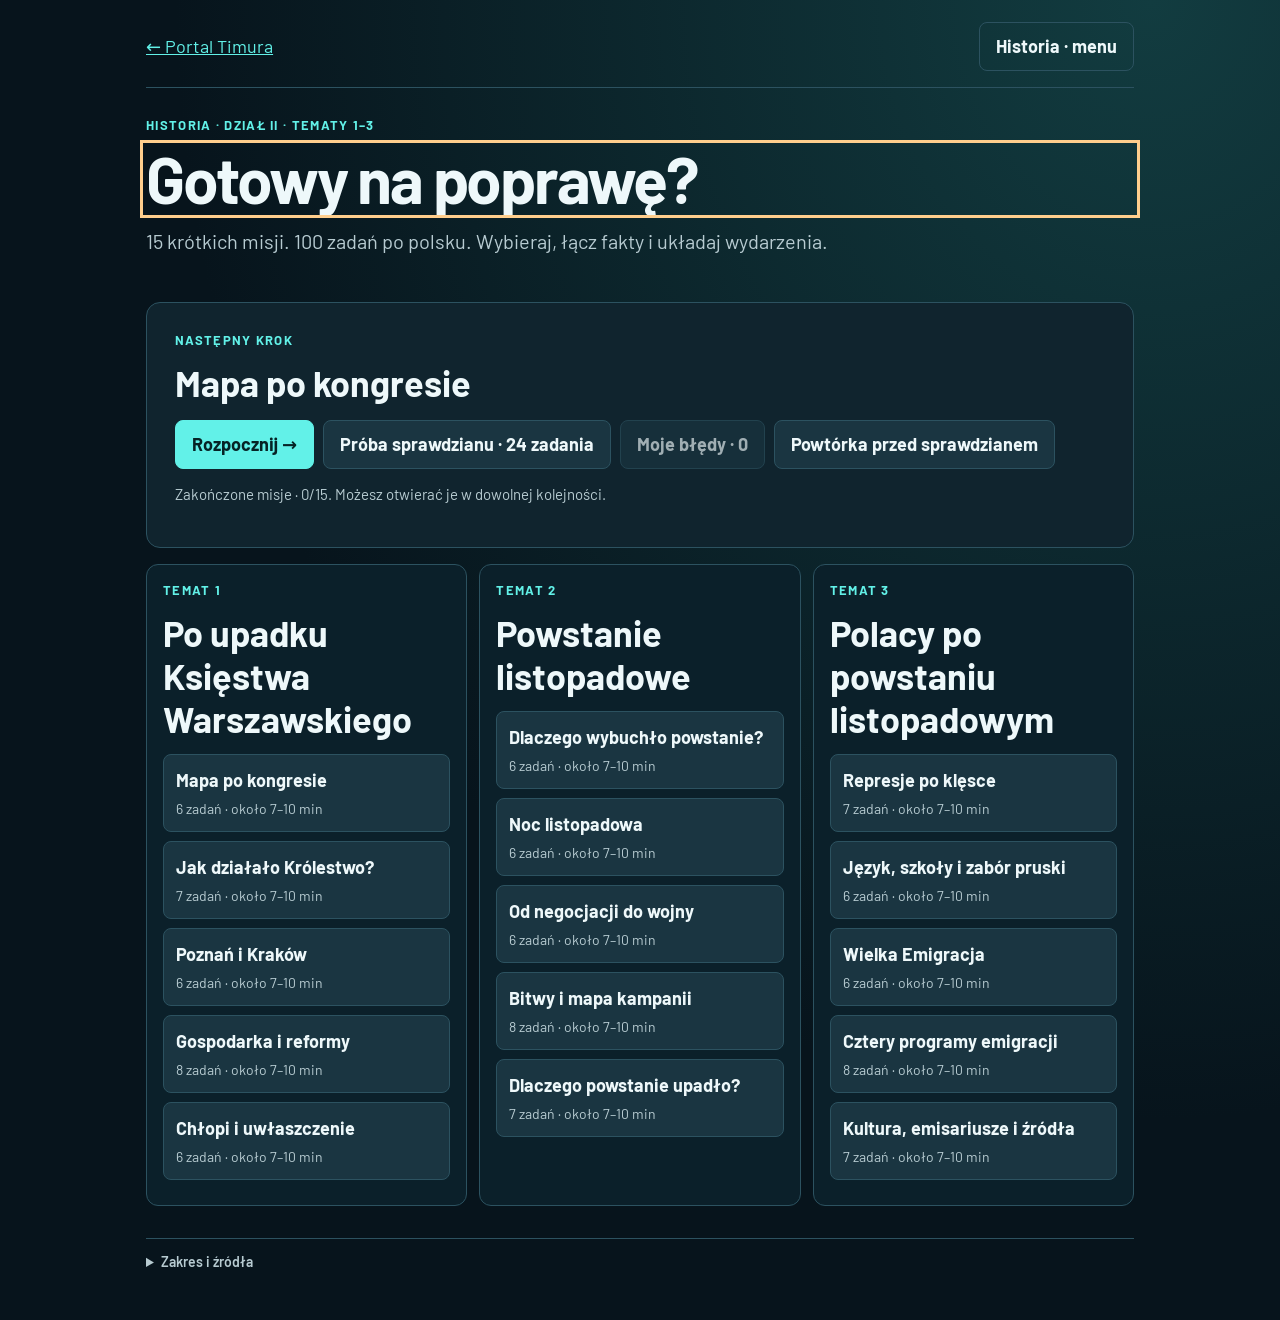
<file: historia.html>
<!doctype html>
<html lang="pl">
<head>
<meta charset="utf-8">
<meta name="viewport" content="width=device-width,initial-scale=1">
<meta name="theme-color" content="#07141c">
<title>Historia · przygotowanie do poprawy · Portal Timura</title>
<link rel="stylesheet" href="./historia.css?v=1">
<script defer src="./historia-data.js?v=1"></script>
<script defer src="./historia.js?v=1"></script>
</head>
<body>
<main>
<header><a href="./">← Portal Timura</a><button class="ghost" id="menu">Historia · menu</button></header>
<div id="screen"></div>
<footer>
<details><summary>Zakres i źródła</summary>
<p>Wczoraj i dziś 7 · Nowa edycja 2026–2028 · dział II, tematy 1–3. Opracowanie własne na podstawie dostępnego fragmentu podręcznika i materiałów edukacyjnych. Dokładne pytania nauczyciela nie są znane. Zestaw nie jest oficjalnym sprawdzianem wydawnictwa.</p>
<p><a href="https://flipbook.nowaera.pl/dokumenty/Flipbook/Wczoraj_i_dzis-podrecznik-fragment%5Bkl_7%5D%5BSP%5D%5B2026%5D/files/basic-html/page9.html" target="_blank" rel="noopener">Nowa Era · podręcznik 2026</a> · <a href="https://zpe.gov.pl/a/obozy-wielkiej-emigracji/D42ZM1ER7" target="_blank" rel="noopener">ZPE · obozy Wielkiej Emigracji</a> · <a href="https://zpe.gov.pl/a/emisariusze-i-kraj/DK5o27SjC" target="_blank" rel="noopener">ZPE · emisariusze</a></p>
<p><a href="https://commons.wikimedia.org/wiki/File:Congress_Poland_1815.svg" target="_blank" rel="noopener">Congress Poland 1815 · Alphathon i autorzy mapy bazowej</a>, <a href="https://creativecommons.org/licenses/by-sa/3.0/">CC BY-SA 3.0</a>, mapa bez zmian. <a href="https://commons.wikimedia.org/wiki/File:November_uprising.svg" target="_blank" rel="noopener">November uprising · BorysMapping i współautorzy</a>, <a href="https://creativecommons.org/licenses/by-sa/4.0/">CC BY-SA 4.0</a>. Wybrano polską wersję opisów i poprawiono datę bitwy pod Ostrołęką na 26 V 1831 r.; opracowanie mapy na tej samej licencji.</p>
<p>Wyniki i rozpoczęta runda zapisują się w tej przeglądarce. Przy wyłączonym zapisie można dalej grać.</p>
</details>
</footer>
</main>
<noscript>Włącz JavaScript, aby korzystać z zadań interaktywnych.</noscript>
</body>
</html>
</file>
<file: portal.css>
:root{--mint:#58f2ed;--panel:#0d222b;--line:#28545f;--ink:#edf9fb;--muted:#b3ccd3}
body{background:#07141c}
main{max-width:1120px}
header .tag{text-decoration:none;color:var(--mint);font-size:15px}
body:has(.hq) main{max-width:1440px}
body:has(.hq) main>header,body:has(.hq) main>footer{margin-left:200px}
.hq{display:grid;grid-template-columns:177px minmax(0,1fr);gap:23px;padding-top:20px}
.hq-side,.hq-cover,.hq-card{background-color:#0b2029;border:1px solid var(--line)}
.hq-side{align-self:start;padding:15px 10px;position:sticky;top:16px;background-image:linear-gradient(#1f586126 1px,transparent 1px),linear-gradient(90deg,#1f586126 1px,transparent 1px);background-size:19px 19px}
.hq-emblem{display:grid;place-items:center;width:64px;height:64px;border:1px solid var(--mint);margin:5px auto 17px;color:var(--mint);font:700 26px ui-monospace,monospace;box-shadow:inset 0 0 20px #32d6d32a}
.hq-side a{display:block;padding:9px;margin-top:4px;border:1px solid transparent;text-decoration:none;color:var(--ink);font-size:15px}
.hq-side a:hover,.hq-side a[aria-current]{border-color:#4adbdc;background:#123d46;color:var(--mint)}
.hq-desk{min-width:0}
.hq h1{font-size:clamp(38px,6vw,76px);line-height:.95;letter-spacing:-.055em;margin:4px 0 22px}
.hq-cover{position:relative;min-height:260px;padding:clamp(20px,4vw,42px);display:grid;align-content:center;justify-items:start;gap:8px;border-color:#2b9da5;background-image:linear-gradient(90deg,#06151ef5 0%,#06151ee8 30%,#06151e26 85%),url('./portal-radar.webp');background-position:center;background-size:cover;isolation:isolate}
.hq-cover h2{max-width:15ch;margin:3px 0;font-size:clamp(28px,4vw,51px);text-wrap:balance}
.hq-cover p{max-width:39ch;color:#d4efef}
.hq .mission-button{display:inline-flex;align-items:center;padding:9px 15px;min-height:44px;border-radius:4px;text-decoration:none;margin-top:8px;font:inherit;font-weight:750}
.hq section[id]{scroll-margin-top:16px}
.hq .section-title{margin:24px 0 12px;font-size:22px}
.hq-subjects{display:grid;grid-template-columns:repeat(3,minmax(0,1fr));gap:12px}
.hq-card{min-width:0;display:flex;flex-direction:column;padding:14px}
.hq-card h3{font-size:24px;line-height:1.1;margin:4px 0 10px}
.hq-thumb{height:124px;display:grid;place-items:center;overflow:hidden;margin-bottom:12px;background-color:#14343d;background-image:linear-gradient(#58f2ed12 1px,transparent 1px),linear-gradient(90deg,#58f2ed12 1px,transparent 1px);background-size:18px 18px;color:#94fffc}
.hq-thumb svg{width:100%;height:112px;filter:drop-shadow(0 0 10px #59faf655)}
.hq-thumb.geo img{width:100%;height:100%;object-fit:cover;object-position:center 52%;min-height:0}
.hq-thumb.chem{display:flex;align-items:center;justify-content:center;gap:6px}
.hq-thumb.chem span{border:1px solid var(--mint);padding:8px;font:700 24px ui-monospace,monospace;box-shadow:inset 0 0 12px #58f2ed34}
.hq-thumb.chem small{display:block;font-size:11px}
.hq-actions{display:grid;gap:7px;align-content:start;flex:1}
.hq-actions button,.hq-actions a{width:100%;margin:0;text-align:left}
.hq-actions a:not(.primary){padding:9px 0}
.hq-stats{display:grid;grid-template-columns:repeat(3,minmax(0,1fr));gap:12px}
.hq-stat{padding:12px;border:1px solid var(--line);background:#0b2029}
.hq-stat strong{display:block;color:var(--mint);margin-bottom:4px}
@media(max-width:1000px){.hq{grid-template-columns:1fr;gap:14px}.hq-side{display:flex;flex-wrap:wrap;align-items:center;gap:3px;position:static;padding:5px}.hq-side a{margin:0}.hq-emblem{display:none}body:has(.hq) main>header,body:has(.hq) main>footer{margin-left:0}}
@media(max-width:640px){.hq-subjects,.hq-stats{grid-template-columns:1fr}.hq-cover{min-height:225px}.hq-cover h2{max-width:initial}.hq-thumb{height:105px}.hq-side a{font-size:14px;padding:8px}}
</file>
<file: historia.css>
@import url('https://fonts.googleapis.com/css2?family=Barlow:wght@400;500;600;700;800&display=swap');
[hidden]{display:none!important}
.map-wrap{max-height:none!important}
.map-wrap img{min-width:0!important;max-height:65vh;object-fit:contain}
:root{color-scheme:dark;--bg:#07141c;--panel:#10242e;--line:#2c5260;--ink:#eef8fa;--muted:#b7cbd1;--cyan:#62f1e8;--amber:#ffce8d}
*{box-sizing:border-box}body{margin:0;background:radial-gradient(ellipse at 90% 0,#123c40,transparent 60%),var(--bg);color:var(--ink);font:18px/1.5 Barlow,system-ui,sans-serif}main{max-width:1060px;padding:22px clamp(14px,4vw,36px) 36px;margin:auto}header,.row{display:flex;gap:10px;align-items:center;flex-wrap:wrap;justify-content:space-between}header{padding-bottom:16px;border-bottom:1px solid var(--line)}a{color:var(--cyan)}button{font:inherit;font-weight:650;cursor:pointer;min-height:48px;padding:10px 16px;border:1px solid var(--line);background:#1a3541;color:var(--ink);border-radius:8px;touch-action:manipulation}button:disabled{opacity:.65;cursor:default}button:hover:not(:disabled){border-color:var(--cyan)}button.primary{background:var(--cyan);border-color:var(--cyan);color:#062325}.ghost{background:transparent}:focus-visible{outline:3px solid var(--amber);outline-offset:3px}h1,h2,h3,p{margin:0 0 14px}h1{font-size:clamp(36px,6vw,64px);line-height:1.04;letter-spacing:-.035em}h2{font-size:clamp(25px,4vw,36px);line-height:1.2}h3{font-size:22px}p,small{color:var(--muted)}.eyebrow{font-size:13px;text-transform:uppercase;letter-spacing:.1em;color:var(--cyan);font-weight:700;margin-bottom:10px}.hero{padding:28px 0 16px}.panel{background:var(--panel);border:1px solid var(--line);border-radius:14px;padding:clamp(16px,4vw,28px);margin:16px 0}.lead{font-size:20px;max-width:65ch}.actions{display:flex;gap:9px;flex-wrap:wrap;margin-top:16px}.chapters{display:grid;grid-template-columns:repeat(3,minmax(0,1fr));gap:12px}.chapter{padding:16px;border:1px solid var(--line);background:#0b202a;border-radius:12px}.mission{display:block;text-align:left;width:100%;margin:9px 0;padding:12px}.mission span,.mission small{display:block}.mission small{font-weight:400;font-size:14px;margin-top:4px}.mission.done{border-color:#3a9893}.progress{height:5px;background:#28444d;margin:16px 0;border-radius:10px;overflow:hidden}.progress span{height:100%;display:block;background:var(--cyan)}.choices{display:grid;gap:9px;margin-top:20px}.choice{text-align:left;display:flex;align-items:center;gap:12px}.marker{display:grid;place-items:center;flex-shrink:0;min-width:28px;height:28px;border:1px solid #5b7c85;border-radius:6px;font-size:14px}.choice.selected{border-color:var(--cyan);background:#154c50}.choice.selected .marker{background:var(--cyan);color:#042326}.feedback{border-left:4px solid var(--cyan);padding:12px 16px;background:#14343d;margin:20px 0}.feedback.bad{border-color:var(--amber)}.feedback p{color:var(--ink);margin-bottom:8px}.feedback p:last-child{margin-bottom:0}.score{font-size:48px;color:var(--cyan);font-weight:800}.pill{font-size:14px;color:var(--muted);border:1px solid var(--line);padding:5px 10px;border-radius:20px}.note{font-size:20px;line-height:1.65;max-width:72ch}.map-wrap{background:#e9edef;border-radius:8px;overflow:auto;margin:16px 0;max-height:65vh}.map-wrap img{display:block;width:100%;min-width:450px;height:auto}.map-caption{font-size:14px}.quiet{font-size:15px}.answers{margin-top:18px}details{border-top:1px solid var(--line);padding:12px 0}summary{cursor:pointer;font-weight:600}details p{margin-top:12px}.sequence{padding:12px;background:#0a1921;border:1px solid var(--line);border-radius:8px}.sequence span{display:block;margin:6px 0}.summary-grid{display:grid;grid-template-columns:repeat(3,1fr);gap:10px;margin:14px 0}.summary-grid>div{border:1px solid var(--line);padding:12px}.summary-grid strong{display:block;color:var(--cyan)}footer{margin-top:32px;font-size:14px;color:var(--muted)}.table-scroll{overflow-x:auto}table{border-collapse:collapse;width:100%;margin:16px 0}th,td{text-align:left;border:1px solid var(--line);padding:9px;vertical-align:top}.flash{border-left:3px solid var(--amber);padding-left:12px}.save-status{color:var(--amber)}@media(max-width:760px){.chapters{grid-template-columns:1fr}.chapter{padding:14px}.summary-grid{grid-template-columns:1fr}}@media(prefers-reduced-motion:no-preference){button{transition:background .12s,border-color .12s}}
</file>
<file: angielski.css>
.english-options{display:grid;gap:.6rem;margin:1rem 0}
.english-options button{text-align:left;font-weight:500;overflow-wrap:anywhere}
.english-options button[aria-pressed=true]{border-color:var(--cyan);background:#154c50}
.english-options button.right{border-color:var(--cyan)}
.english-options button.missed{border-color:var(--amber)}
.english-question{font-size:clamp(24px,4vw,34px);overflow-wrap:anywhere}
.english-input{width:100%;max-width:32em;margin:.4rem 0 .85rem;padding:.7rem .85rem;font:inherit;color:var(--ink);background:var(--bg);border:1px solid var(--line);border-radius:8px}
.english-label{display:block}
.english-check{display:flex;flex-wrap:wrap;align-items:center;gap:.5rem;margin-top:.8rem}
.english-check input{accent-color:var(--cyan);width:1.1rem;height:1.1rem}
.english-topics{display:grid;grid-template-columns:repeat(auto-fit,minmax(min(100%,220px),1fr));gap:.65rem}
.english-topics button{text-align:left}
.english-result{font-size:clamp(28px,5vw,45px);color:var(--cyan)}
.english-help{margin-top:1.3rem}
.english-progress{margin:0 0 1.15rem}
.english-why{margin:.5rem 0 0}
</file>
